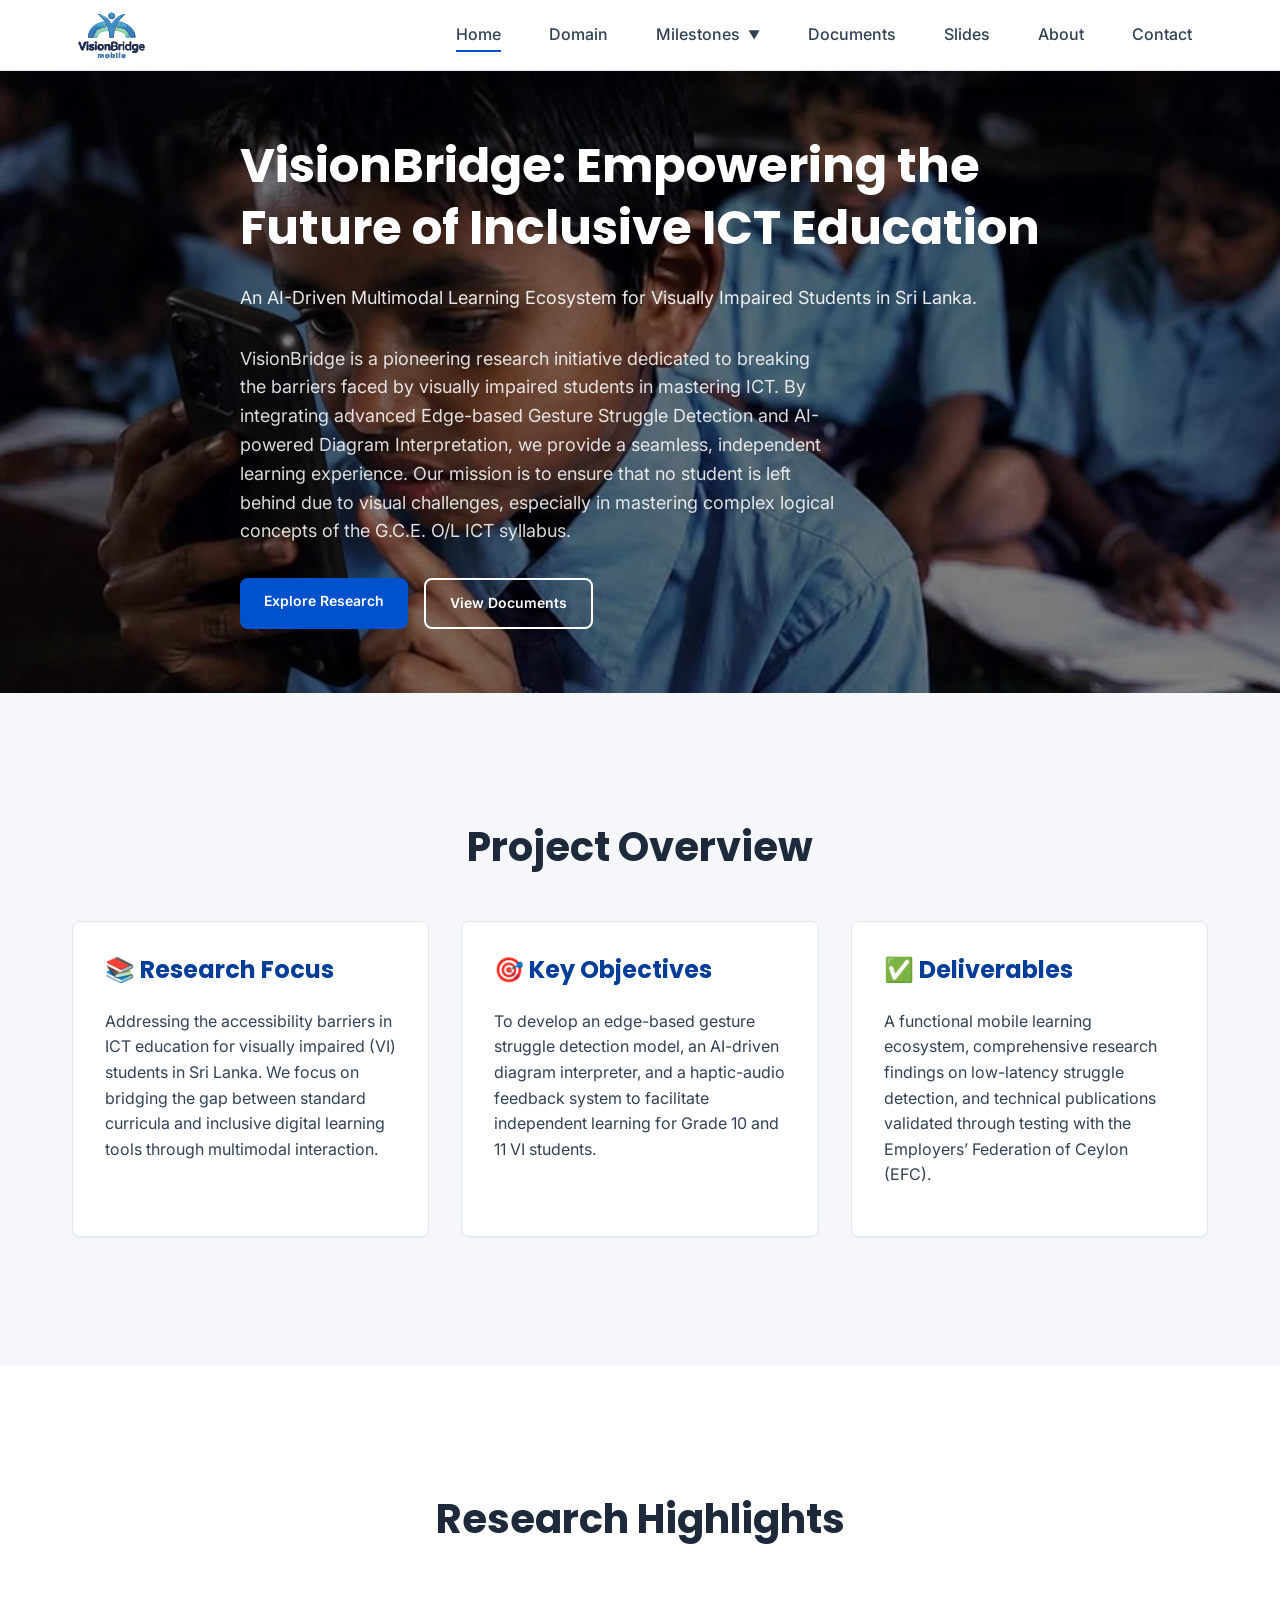
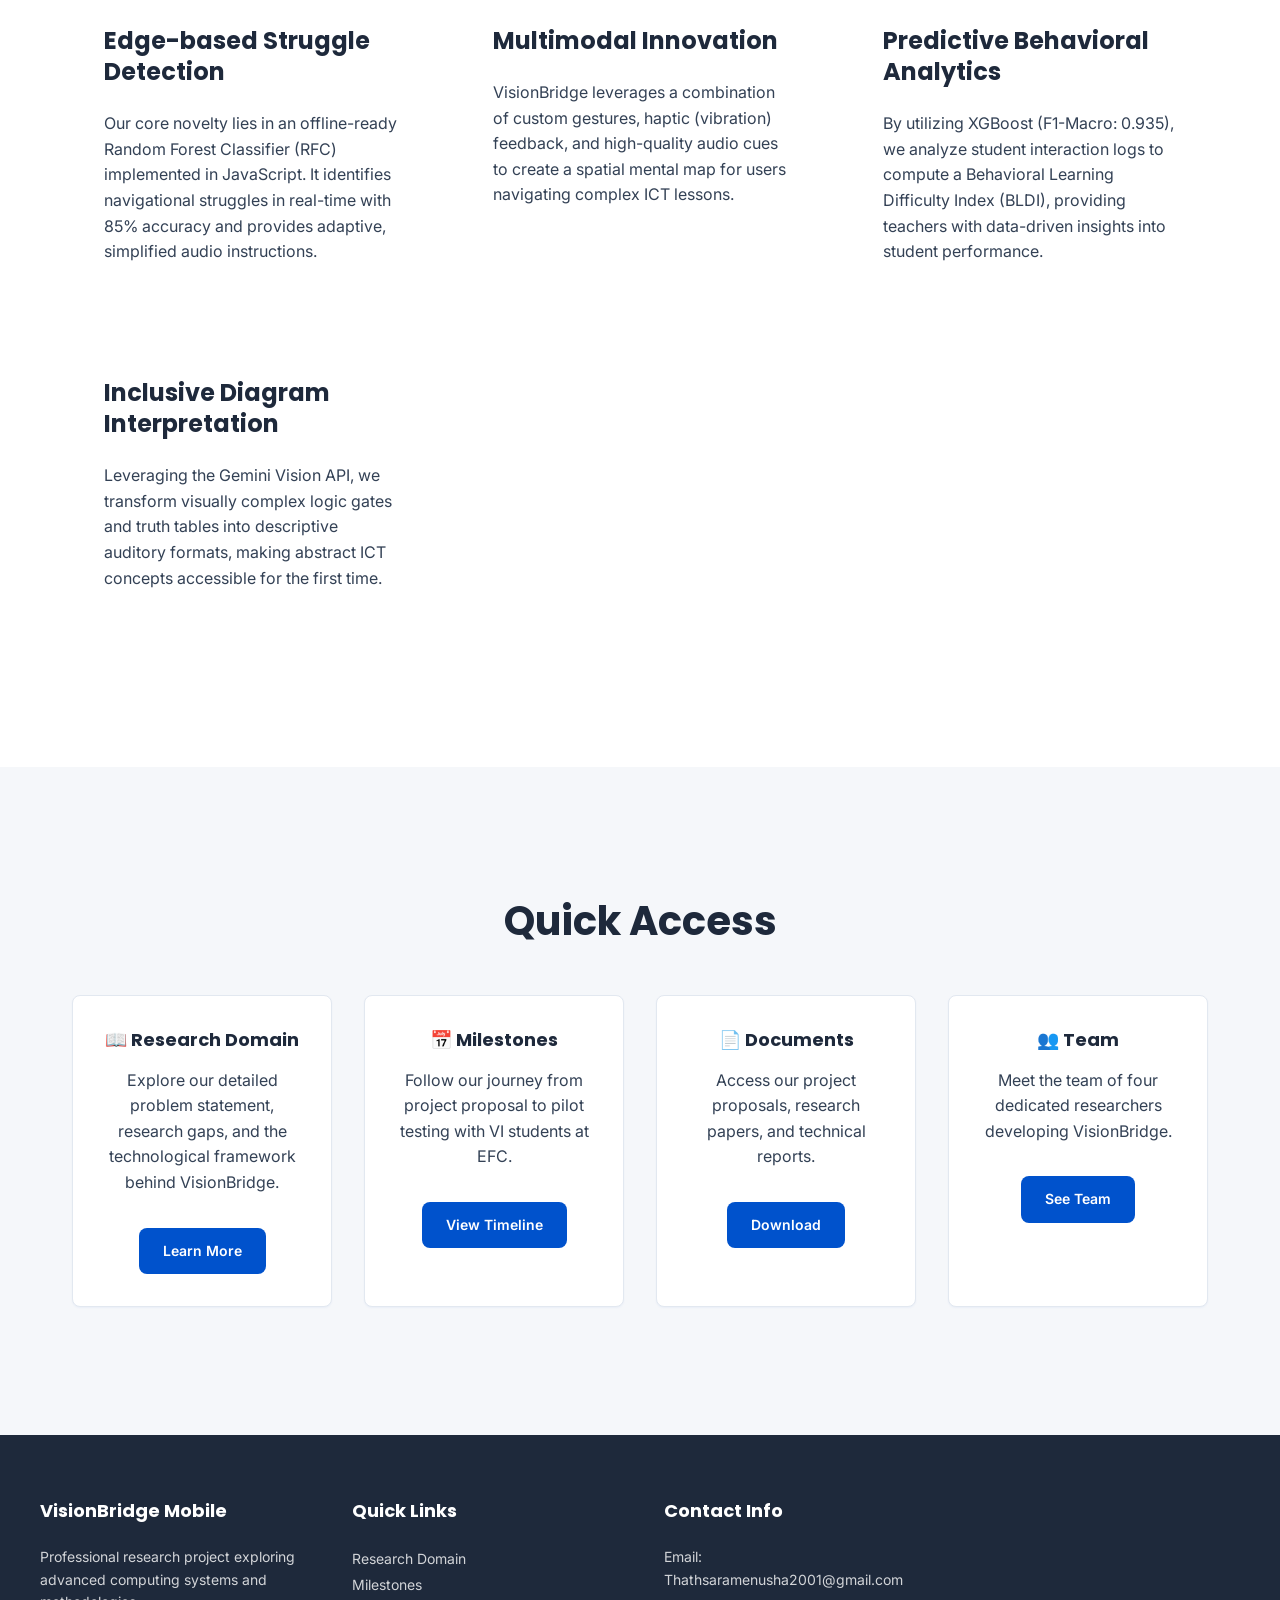
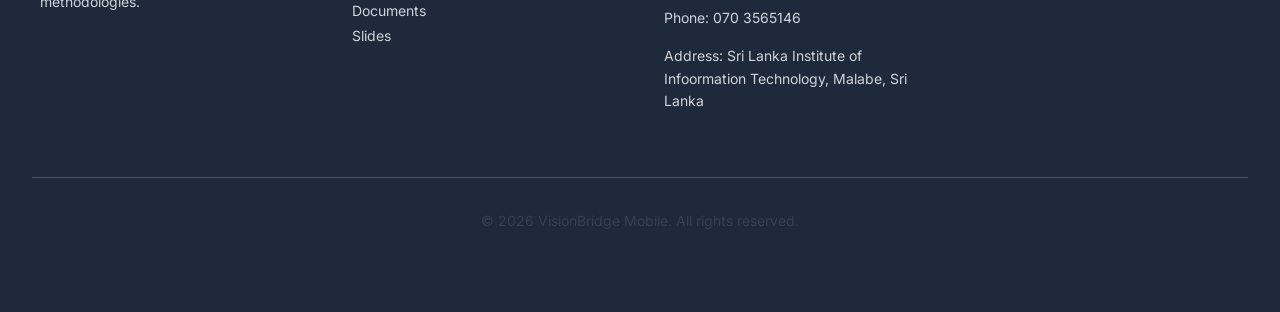
<file: index.html>
<!doctype html>
<html lang="en">
  <head>
    <meta charset="UTF-8" />
    <meta name="viewport" content="width=device-width, initial-scale=1.0" />
    <meta
      name="description"
      content="University Research Project - CDAP Style Professional Portfolio"
    />
    <title>VisionBridge - Home</title>
    <link rel="stylesheet" href="style.css" />
  </head>
  <body>
    <!-- Header & Navigation -->
    <header>
      <div class="container">
        <div class="header-content">
          <img
            src="assets\logo.svg"
            alt="VisionBridge Logo"
            class="logo-image"
          />
          <!-- <a href="index.html" class="logo">VisionBridge<span class="logo-accent">Mobile</span></a> -->
          <button class="hamburger" id="hamburger">
            <span></span>
            <span></span>
            <span></span>
          </button>
          <nav id="navMenu">
            <ul>
              <li><a href="index.html" class="nav-link active">Home</a></li>
              <li><a href="domain.html" class="nav-link">Domain</a></li>
              <li class="dropdown">
                <a href="#" class="nav-link dropdown-toggle">
                  Milestones <span class="dropdown-arrow">▼</span>
                </a>
                <div class="dropdown-menu">
                  <a href="milestones.html#proposal">Project Proposal</a>
                  <a href="milestones.html#progress1">Progress 1</a>
                  <a href="milestones.html#progress2">Progress 2</a>
                  <a href="milestones.html#final">Final Assessment</a>
                  <a href="milestones.html#viva">Viva</a>
                </div>
              </li>
              <li><a href="documents.html" class="nav-link">Documents</a></li>
              <li><a href="slides.html" class="nav-link">Slides</a></li>
              <li><a href="about.html" class="nav-link">About</a></li>
              <li><a href="contact.html" class="nav-link">Contact</a></li>
            </ul>
          </nav>
        </div>
      </div>
    </header>

    <!-- Main Content -->
    <main>
      <!-- Hero Section -->
      <section class="hero">
        <div class="container">
          <div class="hero-content">
            <h1 class="hero-title">
              VisionBridge: Empowering the Future of Inclusive ICT Education
            </h1>
            <p class="hero-subtitle">
              An AI-Driven Multimodal Learning Ecosystem for Visually Impaired
              Students in Sri Lanka.
            </p>
            <p class="hero-description">
              VisionBridge is a pioneering research initiative dedicated to
              breaking the barriers faced by visually impaired students in
              mastering ICT. By integrating advanced Edge-based Gesture Struggle
              Detection and AI-powered Diagram Interpretation, we provide a
              seamless, independent learning experience. Our mission is to
              ensure that no student is left behind due to visual challenges,
              especially in mastering complex logical concepts of the G.C.E. O/L
              ICT syllabus.
            </p>
            <div style="display: flex; gap: 1rem; flex-wrap: wrap">
              <a href="domain.html" class="btn">Explore Research</a>
              <a href="documents.html" class="btn btn-secondary"
                >View Documents</a
              >
            </div>
          </div>
        </div>
      </section>

      <section>
        <div class="section-container">
          <h2 class="section-title">Project Overview</h2>
          <div class="grid grid-3">
            <div class="card">
              <h3>📚 Research Focus</h3>
              <p>
                Addressing the accessibility barriers in ICT education for
                visually impaired (VI) students in Sri Lanka. We focus on
                bridging the gap between standard curricula and inclusive
                digital learning tools through multimodal interaction.
              </p>
            </div>
            <div class="card">
              <h3>🎯 Key Objectives</h3>
              <p>
                To develop an edge-based gesture struggle detection model, an
                AI-driven diagram interpreter, and a haptic-audio feedback
                system to facilitate independent learning for Grade 10 and 11 VI
                students.
              </p>
            </div>
            <div class="card">
              <h3>✅ Deliverables</h3>
              <p>
                A functional mobile learning ecosystem, comprehensive research
                findings on low-latency struggle detection, and technical
                publications validated through testing with the Employers’
                Federation of Ceylon (EFC).
              </p>
            </div>
          </div>
        </div>
      </section>

      <section>
        <div class="section-container">
          <h2 class="section-title">Research Highlights</h2>
          <div class="grid grid-2">
            <div style="padding: 2rem">
              <h3>Edge-based Struggle Detection</h3>
              <p>
                Our core novelty lies in an offline-ready Random Forest
                Classifier (RFC) implemented in JavaScript. It identifies
                navigational struggles in real-time with 85% accuracy and
                provides adaptive, simplified audio instructions.
              </p>
            </div>
            <div style="padding: 2rem">
              <h3>Multimodal Innovation</h3>
              <p>
                VisionBridge leverages a combination of custom gestures, haptic
                (vibration) feedback, and high-quality audio cues to create a
                spatial mental map for users navigating complex ICT lessons.
              </p>
            </div>
            <div style="padding: 2rem">
              <h3>Predictive Behavioral Analytics</h3>
              <p>
                By utilizing XGBoost (F1-Macro: 0.935), we analyze student
                interaction logs to compute a Behavioral Learning Difficulty
                Index (BLDI), providing teachers with data-driven insights into
                student performance.
              </p>
            </div>
            <div style="padding: 2rem">
              <h3>Inclusive Diagram Interpretation</h3>
              <p>
                Leveraging the Gemini Vision API, we transform visually complex
                logic gates and truth tables into descriptive auditory formats,
                making abstract ICT concepts accessible for the first time.
              </p>
            </div>
          </div>
        </div>
      </section>

      <section>
        <div class="section-container">
          <h2 class="section-title">Quick Access</h2>
          <div class="grid grid-4">
            <div class="card text-center">
              <h4 style="margin-bottom: 1rem">📖 Research Domain</h4>
              <p>
                Explore our detailed problem statement, research gaps, and the
                technological framework behind VisionBridge.
              </p>
              <a
                href="domain.html"
                class="btn"
                style="margin-top: 1rem; display: inline-block"
                >Learn More</a
              >
            </div>
            <div class="card text-center">
              <h4 style="margin-bottom: 1rem">📅 Milestones</h4>
              <p>
                Follow our journey from project proposal to pilot testing with
                VI students at EFC.
              </p>
              <a
                href="milestones.html"
                class="btn"
                style="margin-top: 1rem; display: inline-block"
                >View Timeline</a
              >
            </div>
            <div class="card text-center">
              <h4 style="margin-bottom: 1rem">📄 Documents</h4>
              <p>
                Access our project proposals, research papers, and technical
                reports.
              </p>
              <a
                href="documents.html"
                class="btn"
                style="margin-top: 1rem; display: inline-block"
                >Download</a
              >
            </div>
            <div class="card text-center">
              <h4 style="margin-bottom: 1rem">👥 Team</h4>
              <p>
                Meet the team of four dedicated researchers developing
                VisionBridge.
              </p>
              <a
                href="about.html"
                class="btn"
                style="margin-top: 1rem; display: inline-block"
                >See Team</a
              >
            </div>
          </div>
        </div>
      </section>
    </main>

    <!-- Footer -->
 <footer>
      <div class="footer-content">
        <div class="footer-section">
          <h4>VisionBridge Mobile</h4>
          <p>
            Professional research project exploring advanced computing systems
            and methodologies.
          </p>
        </div>
        <div class="footer-section">
          <h4>Quick Links</h4>
          <a href="domain.html">Research Domain</a><br />
          <a href="milestones.html">Milestones</a><br />
          <a href="documents.html">Documents</a><br />
          <a href="slides.html">Slides</a>
        </div>
        <div class="footer-section">
          <h4>Contact Info</h4>
          <p>Email: Thathsaramenusha2001@gmail.com</p>
          <p>Phone: 070 3565146</p>
          <p>Address: Sri Lanka Institute of Infoormation Technology, 
            Malabe, Sri Lanka</p>
        </div>
          </p>
        </div>
      </div>
      <div class="footer-bottom">
        <p>&copy; 2026 VisionBridge Mobile. All rights reserved.</p>
      </div>
    </footer>

    <script src="script.js"></script>
  </body>
</html>
</file>
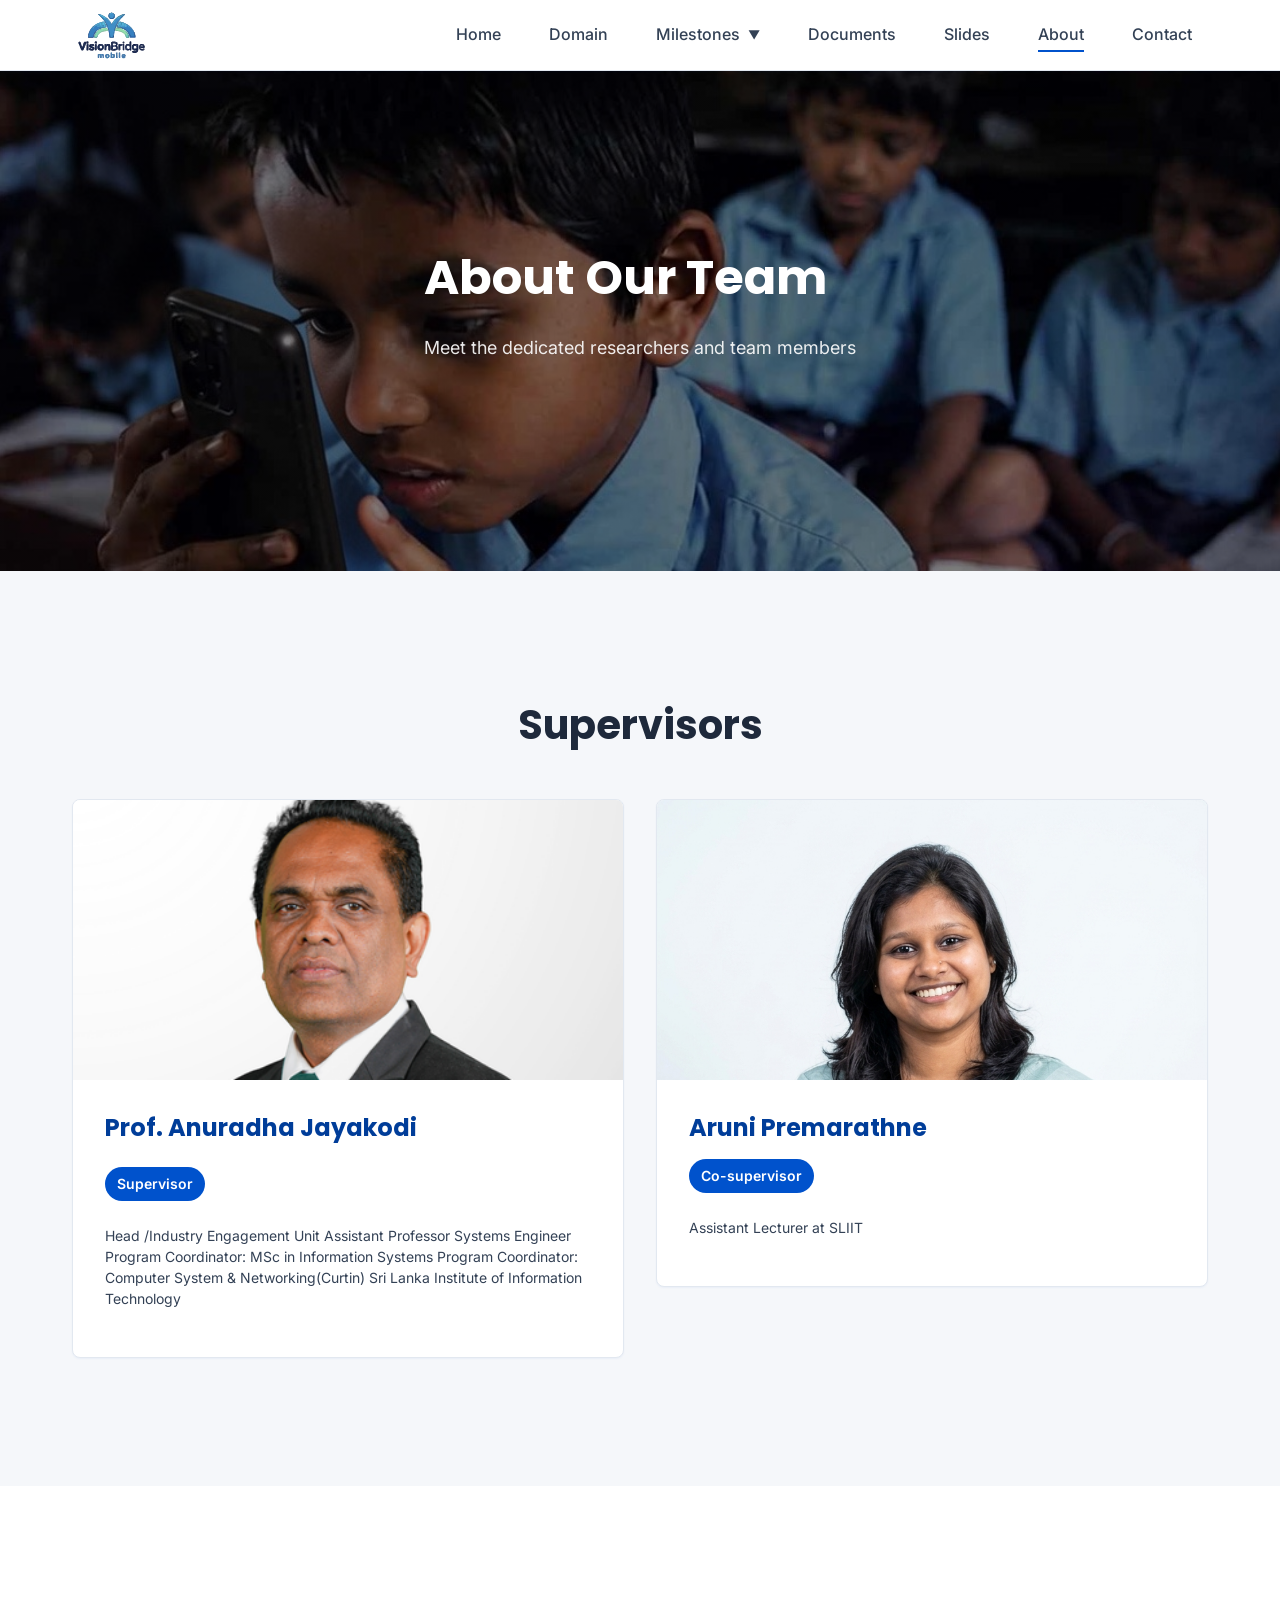
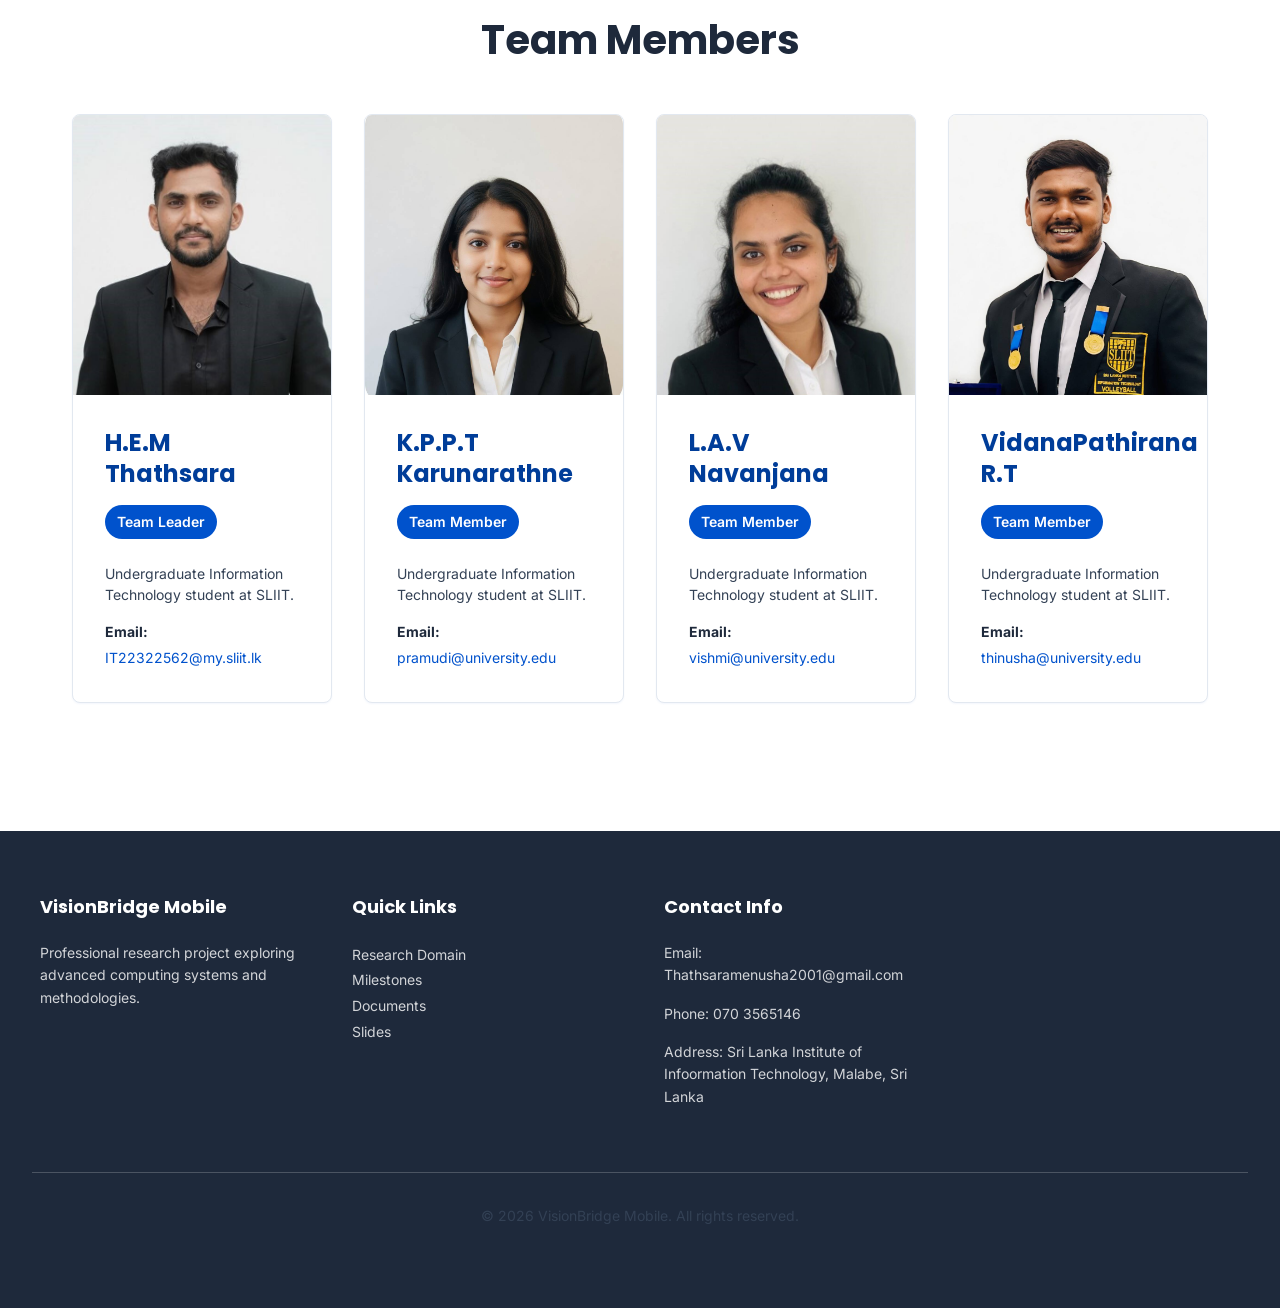
<file: about.html>
<!doctype html>
<html lang="en">
  <head>
    <meta charset="UTF-8" />
    <meta name="viewport" content="width=device-width, initial-scale=1.0" />
    <meta name="description" content="Team - Meet the Researchers" />
    <title>About Us - Team</title>
    <link rel="stylesheet" href="style.css" />
  </head>
  <body>
    <!-- Header & Navigation -->
    <header>
      <div class="container">
        <div class="header-content">
          <img
            src="assets\logo.svg"
            alt="VisionBridge Logo"
            class="logo-image"
          />
          <!-- <a href="index.html" class="logo">VisionBridge<span class="logo-accent">Mobile</span></a> -->
          <button class="hamburger" id="hamburger">
            <span></span>
            <span></span>
            <span></span>
          </button>
          <nav id="navMenu">
            <ul>
              <li><a href="index.html" class="nav-link">Home</a></li>
              <li><a href="domain.html" class="nav-link">Domain</a></li>
              <li class="dropdown">
                <a href="#" class="nav-link dropdown-toggle">
                  Milestones <span class="dropdown-arrow">▼</span>
                </a>
                <div class="dropdown-menu">
                  <a href="milestones.html#proposal">Project Proposal</a>
                  <a href="milestones.html#progress1">Progress 1</a>
                  <a href="milestones.html#progress2">Progress 2</a>
                  <a href="milestones.html#final">Final Assessment</a>
                  <a href="milestones.html#viva">Viva</a>
                </div>
              </li>
              <li><a href="documents.html" class="nav-link">Documents</a></li>
              <li><a href="slides.html" class="nav-link">Slides</a></li>
              <li><a href="about.html" class="nav-link active">About</a></li>
              <li><a href="contact.html" class="nav-link">Contact</a></li>
            </ul>
          </nav>
        </div>
      </div>
    </header>

    <!-- Main Content -->
    <main>
      <!-- Page Header -->
      <section class="hero">
        <div class="container">
          <div class="hero-content">
            <h1 class="hero-title">About Our Team</h1>
            <p class="hero-subtitle">
              Meet the dedicated researchers and team members
            </p>
          </div>
        </div>
      </section>

      <!-- Supervisors Section -->
      <section>
        <div class="section-container">
          <h2 class="section-title">Supervisors</h2>

          <div class="grid grid-team-supervisor">
            <!-- Team Member 1 -->
            <div class="card team-card-supervisor">
              <div class="team-card-image-wrapper">
                <img
                  src="assets/Prof.png"
                  alt="Prof. Anuradha Jayakodi"
                  class="team-card-image"
                />
                <div class="team-card-overlay"></div>
              </div>
              <div class="team-card-content">
                <h3>Prof. Anuradha Jayakodi</h3>
                <span class="team-badge">Supervisor</span>
                <p class="team-description">
                  Head /Industry Engagement Unit Assistant Professor Systems
                  Engineer Program Coordinator: MSc in Information Systems
                  Program Coordinator: Computer System & Networking(Curtin) Sri
                  Lanka Institute of Information Technology
                </p>
              </div>
            </div>

            <!-- Team Member 2 -->
            <div class="card team-card">
              <div class="team-card-image-wrapper">
                <img
                  src="assets/Co-Supervisor.png"
                  alt="Co-supervisor"
                  class="team-card-image"
                />
                <div class="team-card-overlay"></div>
              </div>
              <div class="team-card-content">
                <h3>Aruni Premarathne</h3>
                <span class="team-badge">Co-supervisor</span>
                <p class="team-description">Assistant Lecturer at SLIIT</p>
              </div>
            </div>

            <!-- Team Member 3 -->
          </div>
        </div>
      </section>

      <!-- Team Members Grid -->
      <section>
        <div class="section-container">
          <h2 class="section-title">Team Members</h2>

          <div class="grid grid-team">
            <!-- Team Member 1 -->
            <div class="card team-card">
              <div class="team-card-image-wrapper">
                <img
                  src="assets/menusha.jpg"
                  alt="H.E Menusha Thathsara"
                  class="team-card-image"
                />
                <div class="team-card-overlay"></div>
              </div>
              <div class="team-card-content">
                <h3>H.E.M Thathsara</h3>
                <span class="team-badge">Team Leader</span>
                <p class="team-description">
                  Undergraduate Information Technology student at SLIIT.
                </p>
                <div class="info-item">
                  <strong>Email:</strong>
                  <p>
                    <a href="mailto:IT22322562@my.sliit.lk"
                      >IT22322562@my.sliit.lk</a
                    >
                  </p>
                </div>
              </div>
            </div>

            <!-- Team Member 2 -->
            <div class="card team-card">
              <div class="team-card-image-wrapper">
                <img
                  src="assets/Pramudi.jpg"
                  alt="Pramudi Karunarathne"
                  class="team-card-image"
                />
                <div class="team-card-overlay"></div>
              </div>
              <div class="team-card-content">
                <h3>K.P.P.T Karunarathne</h3>
                <span class="team-badge">Team Member</span>
                <p class="team-description">
                  Undergraduate Information Technology student at SLIIT.
                </p>
                <div class="info-item">
                  <strong>Email:</strong>
                  <p>
                    <a href="mailto:pramudi@university.edu"
                      >pramudi@university.edu</a
                    >
                  </p>
                </div>
              </div>
            </div>

            <!-- Team Member 3 -->
            <div class="card team-card">
              <div class="team-card-image-wrapper">
                <img
                  src="assets/Vishmi.jpg"
                  alt="Vishmi Navanjana"
                  class="team-card-image"
                />
                <div class="team-card-overlay"></div>
              </div>
              <div class="team-card-content">
                <h3>L.A.V Navanjana</h3>
                <span class="team-badge">Team Member</span>
                <p class="team-description">
                  Undergraduate Information Technology student at SLIIT.
                </p>

                <div class="info-item">
                  <strong>Email:</strong>
                  <p>
                    <a href="mailto:vishmi@university.edu"
                      >vishmi@university.edu</a
                    >
                  </p>
                </div>
              </div>
            </div>

            <!-- Team Member 4 -->
            <div class="card team-card">
              <div class="team-card-image-wrapper">
                <img
                  src="assets/Thinusha.jpg"
                  alt="Thinusha VidanaPathirana"
                  class="team-card-image"
                />
                <div class="team-card-overlay"></div>
              </div>
              <div class="team-card-content">
                <h3>VidanaPathirana R.T</h3>
                <span class="team-badge">Team Member</span>
                <p class="team-description">
                  Undergraduate Information Technology student at SLIIT.
                </p>
                <div class="info-item">
                  <strong>Email:</strong>
                  <p>
                    <a href="mailto:thinusha@university.edu"
                      >thinusha@university.edu</a
                    >
                  </p>
                </div>
              </div>
            </div>
          </div>
        </div>
      </section>

      <!-- Team Roles & Responsibilities -->
      <!--  -->
    </main>

    <!-- Footer -->
    <footer>
      <div class="footer-content">
        <div class="footer-section">
          <h4>VisionBridge Mobile</h4>
          <p>
            Professional research project exploring advanced computing systems
            and methodologies.
          </p>
        </div>
        <div class="footer-section">
          <h4>Quick Links</h4>
          <a href="domain.html">Research Domain</a><br />
          <a href="milestones.html">Milestones</a><br />
          <a href="documents.html">Documents</a><br />
          <a href="slides.html">Slides</a>
        </div>
        <div class="footer-section">
          <h4>Contact Info</h4>
          <p>Email: Thathsaramenusha2001@gmail.com</p>
          <p>Phone: 070 3565146</p>
          <p>Address: Sri Lanka Institute of Infoormation Technology, 
            Malabe, Sri Lanka</p>
        </div>
          </p>
        </div>
      </div>
      <div class="footer-bottom">
        <p>&copy; 2026 VisionBridge Mobile. All rights reserved.</p>
      </div>
    </footer>

    <script src="script.js"></script>
  </body>
</html>
</file>
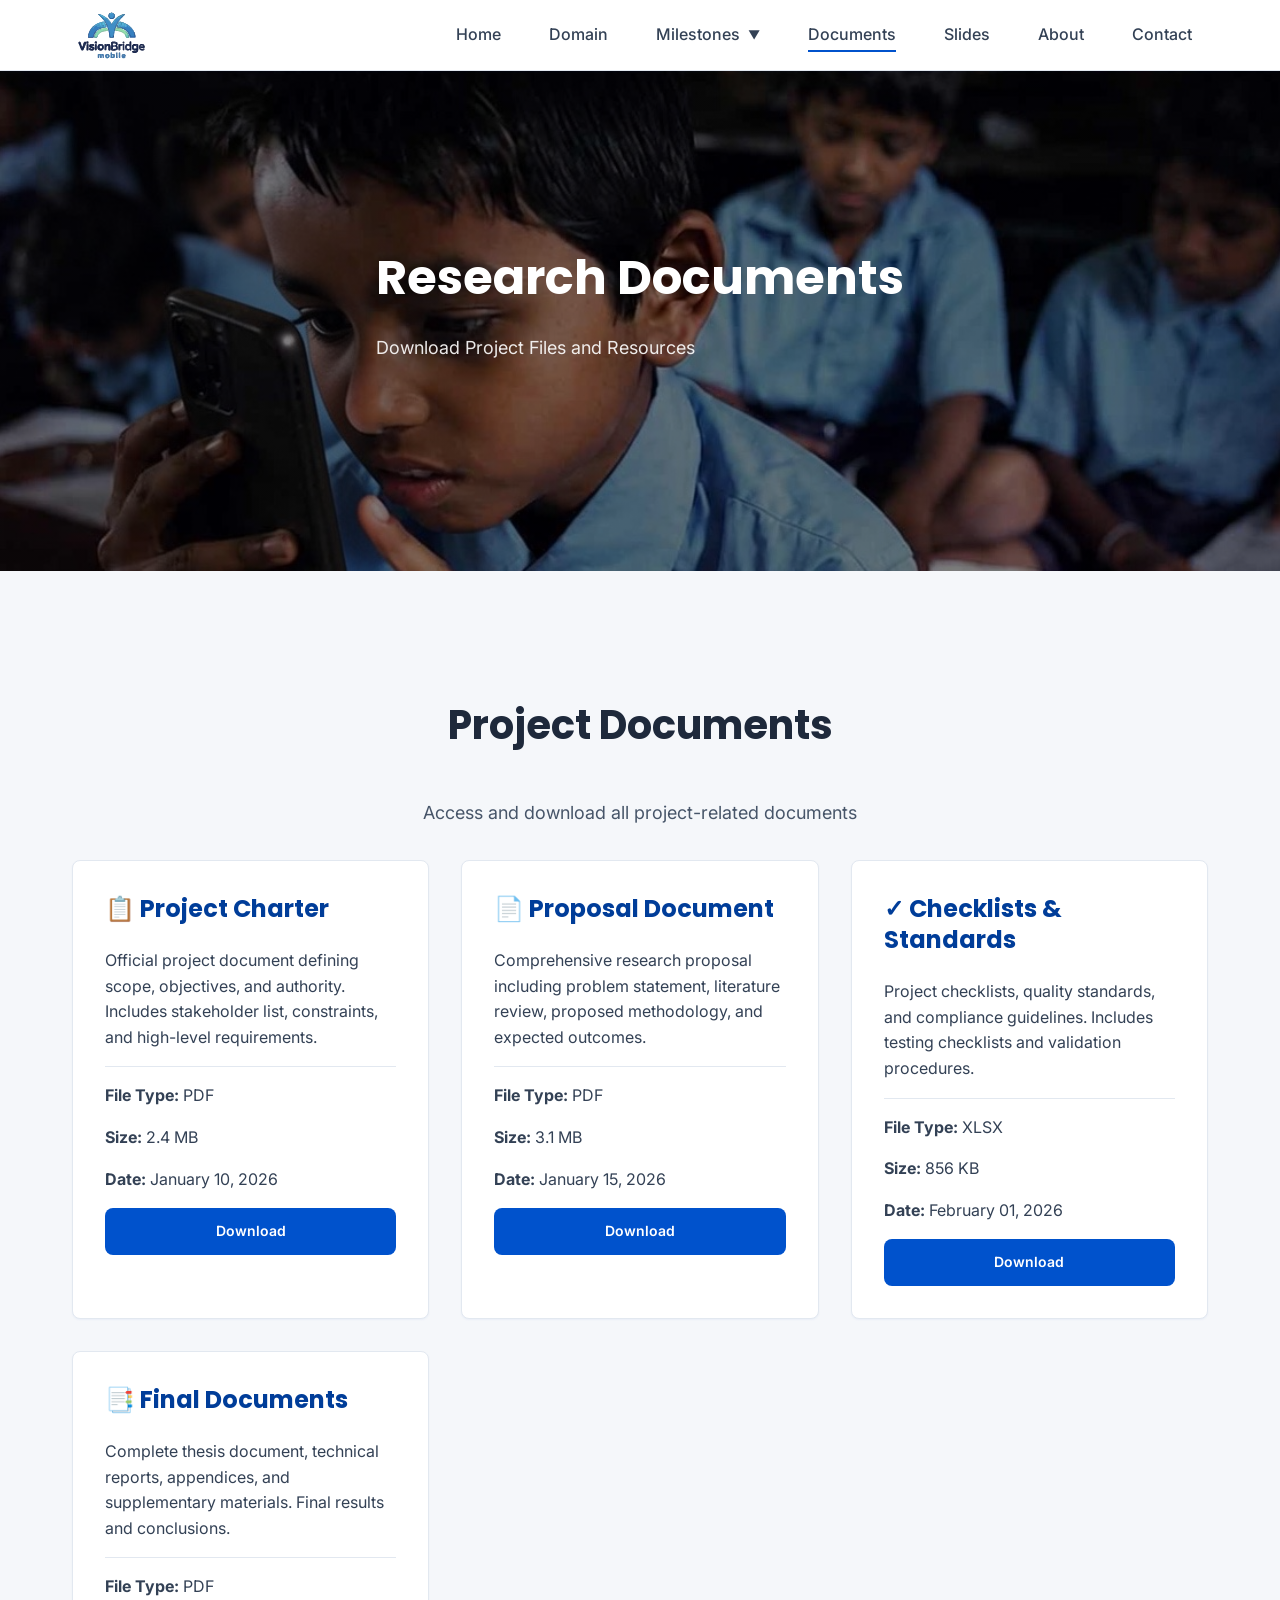
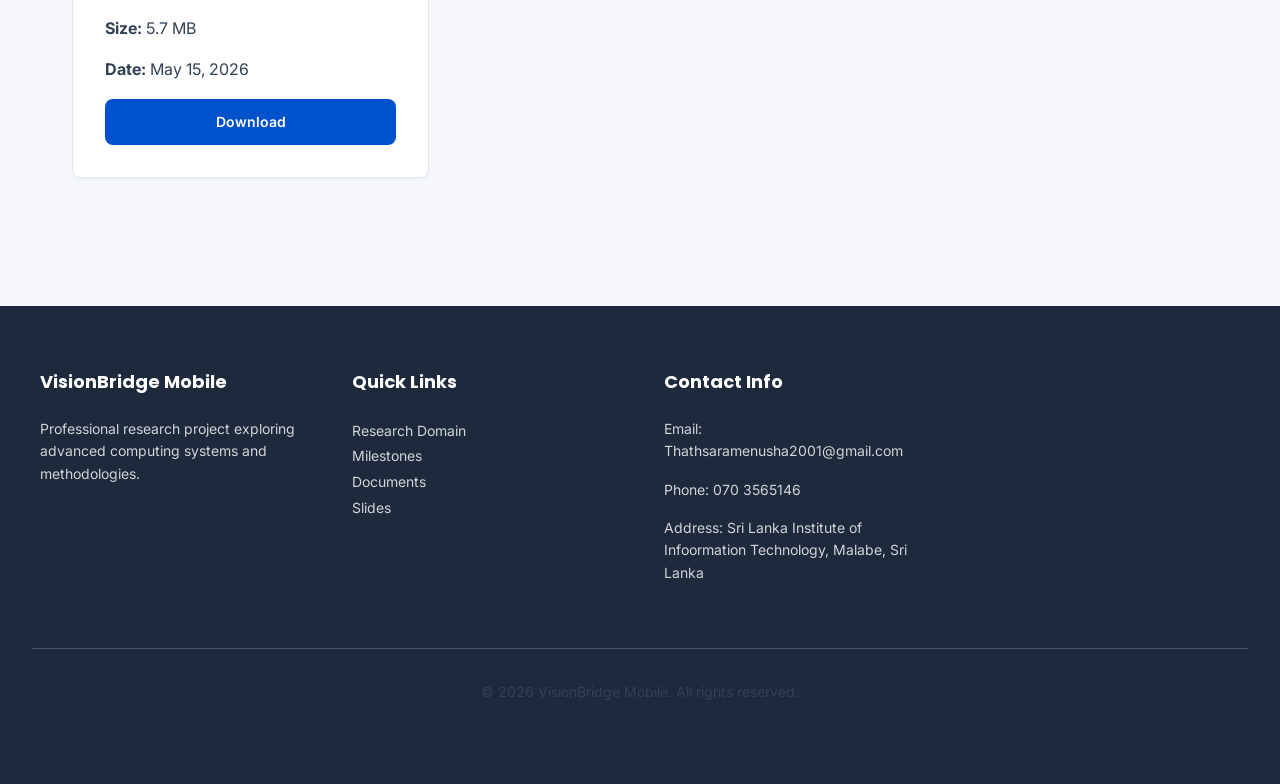
<file: documents.html>
<!doctype html>
<html lang="en">
  <head>
    <meta charset="UTF-8" />
    <meta name="viewport" content="width=device-width, initial-scale=1.0" />
    <meta
      name="description"
      content="Research Documents - Download Project Files"
    />
    <title>Documents - Download</title>
    <link rel="stylesheet" href="style.css" />
  </head>
  <body>
    <!-- Header & Navigation -->
    <header>
      <div class="container">
        <div class="header-content">
          <img
            src="assets\logo.svg"
            alt="VisionBridge Logo"
            class="logo-image"
          />
          <!-- <a href="index.html" class="logo">VisionBridge<span class="logo-accent">Mobile</span></a> -->
          <button class="hamburger" id="hamburger">
            <span></span>
            <span></span>
            <span></span>
          </button>
          <nav id="navMenu">
            <ul>
              <li><a href="index.html" class="nav-link">Home</a></li>
              <li><a href="domain.html" class="nav-link">Domain</a></li>
              <li class="dropdown">
                <a href="#" class="nav-link dropdown-toggle">
                  Milestones <span class="dropdown-arrow">▼</span>
                </a>
                <div class="dropdown-menu">
                  <a href="milestones.html#proposal">Project Proposal</a>
                  <a href="milestones.html#progress1">Progress 1</a>
                  <a href="milestones.html#progress2">Progress 2</a>
                  <a href="milestones.html#final">Final Assessment</a>
                  <a href="milestones.html#viva">Viva</a>
                </div>
              </li>
              <li>
                <a href="documents.html" class="nav-link active">Documents</a>
              </li>
              <li><a href="slides.html" class="nav-link">Slides</a></li>
              <li><a href="about.html" class="nav-link">About</a></li>
              <li><a href="contact.html" class="nav-link">Contact</a></li>
            </ul>
          </nav>
        </div>
      </div>
    </header>

    <!-- Main Content -->
    <main>
      <!-- Page Header -->
      <section class="hero">
        <div class="container">
          <div class="hero-content">
            <h1 class="hero-title">Research Documents</h1>
            <p class="hero-subtitle">Download Project Files and Resources</p>
          </div>
        </div>
      </section>

      <!-- Documents Section -->
      <section>
        <div class="section-container">
          <h2 class="section-title">Project Documents</h2>
          <p class="section-subtitle">
            Access and download all project-related documents
          </p>

          <div class="grid grid-2">
            <!-- Project Charter -->
            <div class="card">
              <h3>📋 Project Charter</h3>
              <p>
                Official project document defining scope, objectives, and
                authority. Includes stakeholder list, constraints, and
                high-level requirements.
              </p>
              <div
                style="
                  margin-top: 1rem;
                  padding-top: 1rem;
                  border-top: 1px solid var(--border-color);
                "
              >
                <p><strong>File Type:</strong> PDF</p>
                <p><strong>Size:</strong> 2.4 MB</p>
                <p><strong>Date:</strong> January 10, 2026</p>
                <a
                  href="https://mysliit-my.sharepoint.com/:t:/g/personal/it22322562_my_sliit_lk/IQC5iWZfLppvRZNHjEV6GpQ0AYFtifUuMq9ZWDnJhm3iy-Q?e=bVPimX"
                  class="btn"
                  style="display: block; text-align: center; margin-top: 1rem"
                  >Download</a
                >
              </div>
            </div>

            <!-- Proposal Document -->
            <div class="card">
              <h3>📄 Proposal Document</h3>
              <p>
                Comprehensive research proposal including problem statement,
                literature review, proposed methodology, and expected outcomes.
              </p>
              <div
                style="
                  margin-top: 1rem;
                  padding-top: 1rem;
                  border-top: 1px solid var(--border-color);
                "
              >
                <p><strong>File Type:</strong> PDF</p>
                <p><strong>Size:</strong> 3.1 MB</p>
                <p><strong>Date:</strong> January 15, 2026</p>
                <a
                  href="https://mysliit-my.sharepoint.com/:b:/g/personal/it22322562_my_sliit_lk/IQDIGBv-P9soTp1PawRlgcYnAV8hulReKBgyMS_FuH-a57w?e=mXKc8F"
                  class="btn"
                  style="display: block; text-align: center; margin-top: 1rem"
                  >Download</a
                >
              </div>
            </div>

            <!-- Checklists & Standards -->
            <div class="card">
              <h3>✓ Checklists & Standards</h3>
              <p>
                Project checklists, quality standards, and compliance
                guidelines. Includes testing checklists and validation
                procedures.
              </p>
              <div
                style="
                  margin-top: 1rem;
                  padding-top: 1rem;
                  border-top: 1px solid var(--border-color);
                "
              >
                <p><strong>File Type:</strong> XLSX</p>
                <p><strong>Size:</strong> 856 KB</p>
                <p><strong>Date:</strong> February 01, 2026</p>
                <a
                  href="#"
                  class="btn"
                  style="display: block; text-align: center; margin-top: 1rem"
                  >Download</a
                >
              </div>
            </div>

            <!-- Final Documents -->
            <div class="card">
              <h3>📑 Final Documents</h3>
              <p>
                Complete thesis document, technical reports, appendices, and
                supplementary materials. Final results and conclusions.
              </p>
              <div
                style="
                  margin-top: 1rem;
                  padding-top: 1rem;
                  border-top: 1px solid var(--border-color);
                "
              >
                <p><strong>File Type:</strong> PDF</p>
                <p><strong>Size:</strong> 5.7 MB</p>
                <p><strong>Date:</strong> May 15, 2026</p>
                <a
                  href="#"
                  class="btn"
                  style="display: block; text-align: center; margin-top: 1rem"
                  >Download</a
                >
              </div>
            </div>
          </div>
        </div>
      </section>

     
    </main>

    <!-- Footer -->
<footer>
      <div class="footer-content">
        <div class="footer-section">
          <h4>VisionBridge Mobile</h4>
          <p>
            Professional research project exploring advanced computing systems
            and methodologies.
          </p>
        </div>
        <div class="footer-section">
          <h4>Quick Links</h4>
          <a href="domain.html">Research Domain</a><br />
          <a href="milestones.html">Milestones</a><br />
          <a href="documents.html">Documents</a><br />
          <a href="slides.html">Slides</a>
        </div>
        <div class="footer-section">
          <h4>Contact Info</h4>
          <p>Email: Thathsaramenusha2001@gmail.com</p>
          <p>Phone: 070 3565146</p>
          <p>Address: Sri Lanka Institute of Infoormation Technology, 
            Malabe, Sri Lanka</p>
        </div>
          </p>
        </div>
      </div>
      <div class="footer-bottom">
        <p>&copy; 2026 VisionBridge Mobile. All rights reserved.</p>
      </div>
    </footer>

    <script src="script.js"></script>
  </body>
</html>
</file>
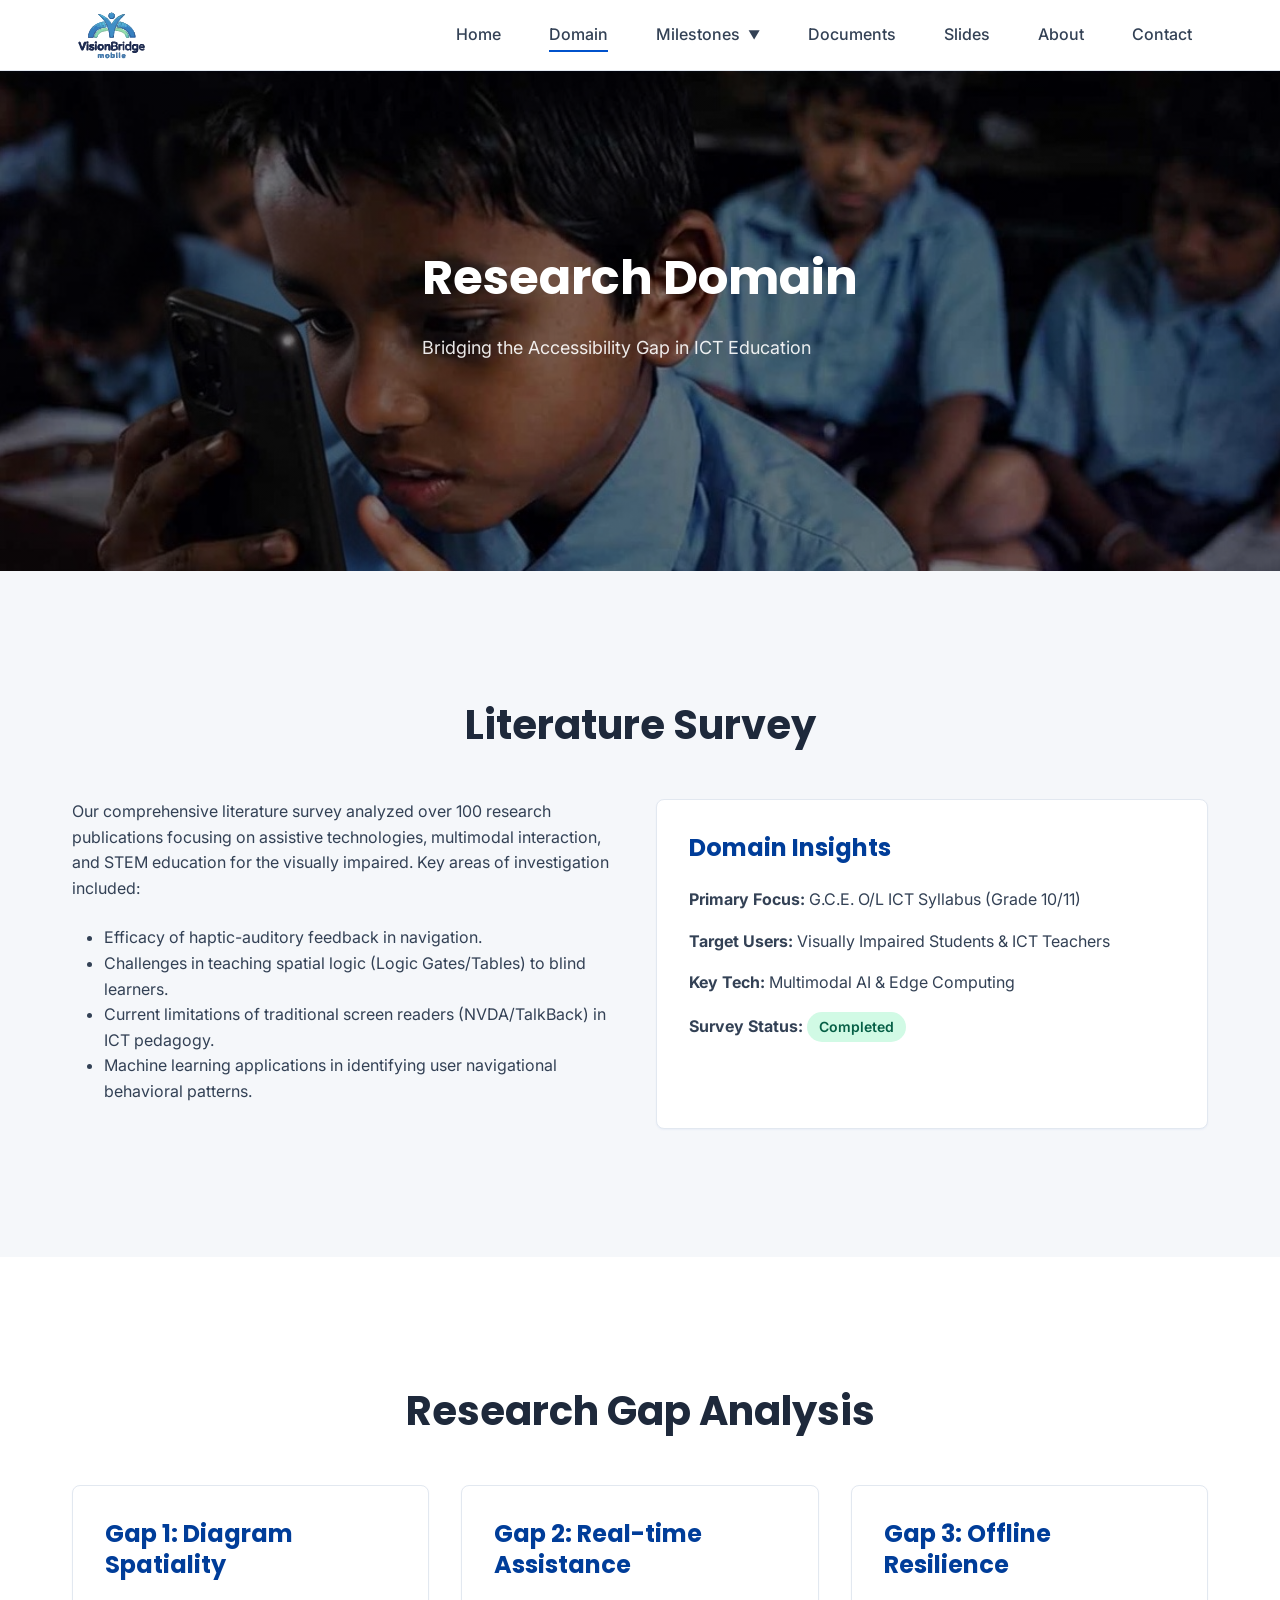
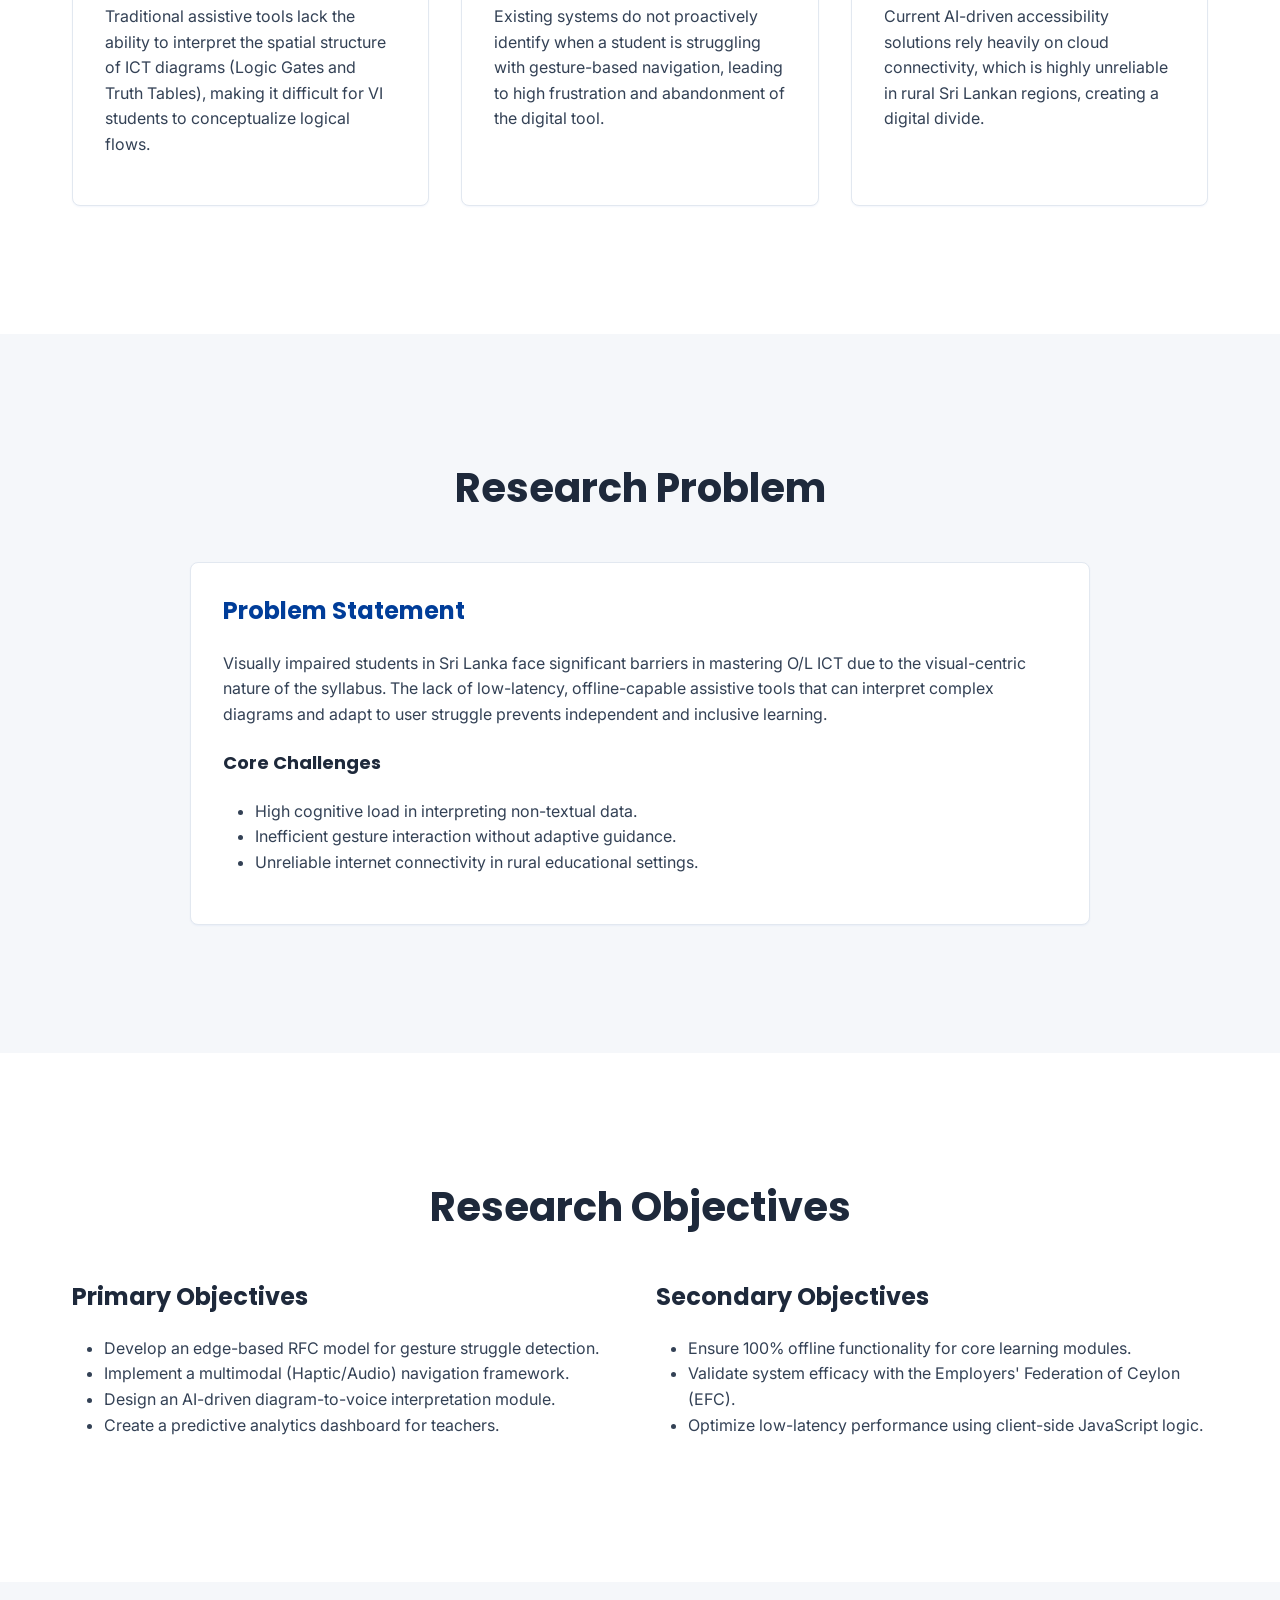
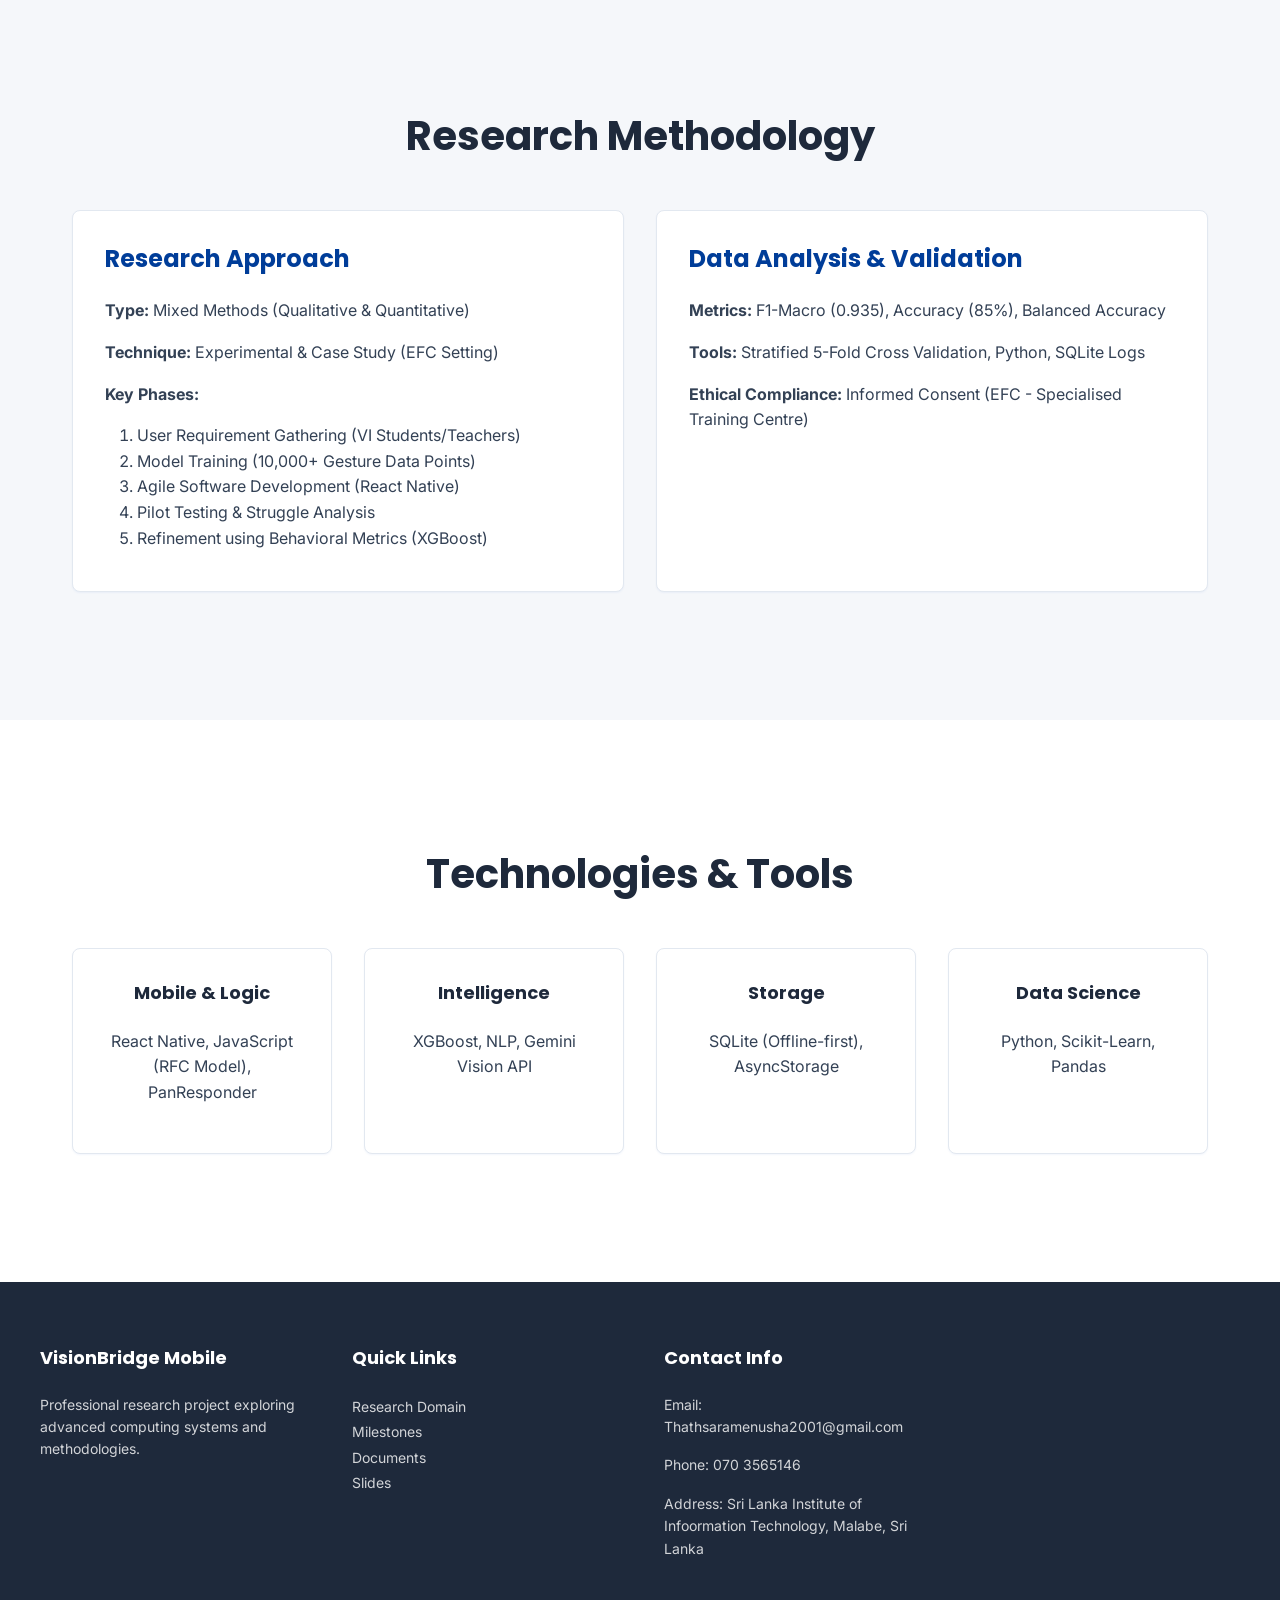
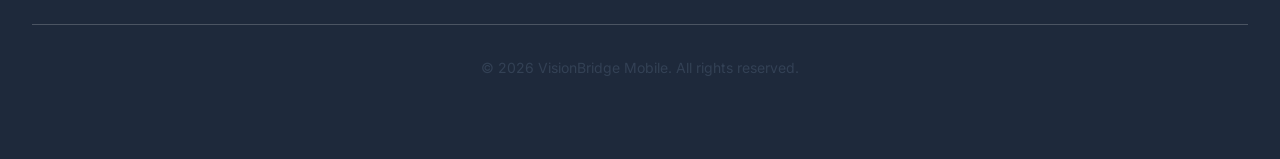
<file: domain.html>
<!doctype html>
<html lang="en">
  <head>
    <meta charset="UTF-8" />
    <meta name="viewport" content="width=device-width, initial-scale=1.0" />
    <meta
      name="description"
      content="VisionBridge Research Domain - Literature Survey, Gap Analysis, and Methodology"
    />
    <title>VisionBridge | Research Domain</title>
    <link rel="stylesheet" href="style.css" />
  </head>
  <body>
    <header>
      <div class="container">
        <div class="header-content">
          <img
            src="assets\logo.svg"
            alt="VisionBridge Logo"
            class="logo-image"
          />
          <!-- <a href="index.html" class="logo">VisionBridge<span class="logo-accent">Mobile</span></a> -->
          <button class="hamburger" id="hamburger">
            <span></span>
            <span></span>
            <span></span>
          </button>
          <nav id="navMenu">
            <ul>
              <li><a href="index.html" class="nav-link">Home</a></li>
              <li><a href="domain.html" class="nav-link active">Domain</a></li>
              <li class="dropdown">
                <a href="#" class="nav-link dropdown-toggle">
                  Milestones <span class="dropdown-arrow">▼</span>
                </a>
                <div class="dropdown-menu">
                  <a href="milestones.html#proposal">Project Proposal</a>
                  <a href="milestones.html#progress1">Progress 1</a>
                  <a href="milestones.html#progress2">Progress 2</a>
                  <a href="milestones.html#final">Final Assessment</a>
                  <a href="milestones.html#viva">Viva</a>
                </div>
              </li>
              <li><a href="documents.html" class="nav-link">Documents</a></li>
              <li><a href="slides.html" class="nav-link">Slides</a></li>
              <li><a href="about.html" class="nav-link">About</a></li>
              <li><a href="contact.html" class="nav-link">Contact</a></li>
            </ul>
          </nav>
        </div>
      </div>
    </header>

    <main>
      <section class="hero">
        <div class="container">
          <div class="hero-content">
            <h1 class="hero-title">Research Domain</h1>
            <p class="hero-subtitle">
              Bridging the Accessibility Gap in ICT Education
            </p>
          </div>
        </div>
      </section>

      <section>
        <div class="section-container">
          <h2 class="section-title">Literature Survey</h2>
          <div class="grid grid-2">
            <div>
              <p>
                Our comprehensive literature survey analyzed over 100 research
                publications focusing on assistive technologies, multimodal
                interaction, and STEM education for the visually impaired. Key
                areas of investigation included:
              </p>
              <ul style="margin: 1.5rem 0; padding-left: 2rem">
                <li>Efficacy of haptic-auditory feedback in navigation.</li>
                <li>
                  Challenges in teaching spatial logic (Logic Gates/Tables) to
                  blind learners.
                </li>
                <li>
                  Current limitations of traditional screen readers
                  (NVDA/TalkBack) in ICT pedagogy.
                </li>
                <li>
                  Machine learning applications in identifying user navigational
                  behavioral patterns.
                </li>
              </ul>
            </div>
            <div class="card">
              <h3>Domain Insights</h3>
              <p>
                <strong>Primary Focus:</strong> G.C.E. O/L ICT Syllabus (Grade
                10/11)
              </p>
              <p>
                <strong>Target Users:</strong> Visually Impaired Students & ICT
                Teachers
              </p>
              <p><strong>Key Tech:</strong> Multimodal AI & Edge Computing</p>
              <p>
                <strong>Survey Status:</strong>
                <span class="badge badge-success">Completed</span>
              </p>
            </div>
          </div>
        </div>
      </section>

      <section>
        <div class="section-container">
          <h2 class="section-title">Research Gap Analysis</h2>
          <div class="grid grid-3">
            <div class="card">
              <h3>Gap 1: Diagram Spatiality</h3>
              <p>
                Traditional assistive tools lack the ability to interpret the
                spatial structure of ICT diagrams (Logic Gates and Truth
                Tables), making it difficult for VI students to conceptualize
                logical flows.
              </p>
            </div>
            <div class="card">
              <h3>Gap 2: Real-time Assistance</h3>
              <p>
                Existing systems do not proactively identify when a student is
                struggling with gesture-based navigation, leading to high
                frustration and abandonment of the digital tool.
              </p>
            </div>
            <div class="card">
              <h3>Gap 3: Offline Resilience</h3>
              <p>
                Current AI-driven accessibility solutions rely heavily on cloud
                connectivity, which is highly unreliable in rural Sri Lankan
                regions, creating a digital divide.
              </p>
            </div>
          </div>
        </div>
      </section>

      <section>
        <div class="section-container">
          <h2 class="section-title">Research Problem</h2>
          <div style="max-width: 900px; margin: 0 auto">
            <div class="card">
              <h3>Problem Statement</h3>
              <p>
                Visually impaired students in Sri Lanka face significant
                barriers in mastering O/L ICT due to the visual-centric nature
                of the syllabus. The lack of low-latency, offline-capable
                assistive tools that can interpret complex diagrams and adapt to
                user struggle prevents independent and inclusive learning.
              </p>
              <h4 style="margin-top: 1.5rem">Core Challenges</h4>
              <ul style="margin: 1rem 0; padding-left: 2rem">
                <li>High cognitive load in interpreting non-textual data.</li>
                <li>
                  Inefficient gesture interaction without adaptive guidance.
                </li>
                <li>
                  Unreliable internet connectivity in rural educational
                  settings.
                </li>
              </ul>
            </div>
          </div>
        </div>
      </section>

      <section>
        <div class="section-container">
          <h2 class="section-title">Research Objectives</h2>
          <div class="grid grid-2">
            <div>
              <h3>Primary Objectives</h3>
              <ul style="margin: 1rem 0; padding-left: 2rem">
                <li>
                  Develop an edge-based RFC model for gesture struggle
                  detection.
                </li>
                <li>
                  Implement a multimodal (Haptic/Audio) navigation framework.
                </li>
                <li>
                  Design an AI-driven diagram-to-voice interpretation module.
                </li>
                <li>Create a predictive analytics dashboard for teachers.</li>
              </ul>
            </div>
            <div>
              <h3>Secondary Objectives</h3>
              <ul style="margin: 1rem 0; padding-left: 2rem">
                <li>
                  Ensure 100% offline functionality for core learning modules.
                </li>
                <li>
                  Validate system efficacy with the Employers' Federation of
                  Ceylon (EFC).
                </li>
                <li>
                  Optimize low-latency performance using client-side JavaScript
                  logic.
                </li>
              </ul>
            </div>
          </div>
        </div>
      </section>

      <section>
        <div class="section-container">
          <h2 class="section-title">Research Methodology</h2>
          <div class="grid grid-2">
            <div class="card">
              <h3>Research Approach</h3>
              <p>
                <strong>Type:</strong> Mixed Methods (Qualitative &
                Quantitative)
              </p>
              <p>
                <strong>Technique:</strong> Experimental & Case Study (EFC
                Setting)
              </p>
              <p><strong>Key Phases:</strong></p>
              <ol style="margin: 0.5rem 0; padding-left: 2rem">
                <li>User Requirement Gathering (VI Students/Teachers)</li>
                <li>Model Training (10,000+ Gesture Data Points)</li>
                <li>Agile Software Development (React Native)</li>
                <li>Pilot Testing & Struggle Analysis</li>
                <li>Refinement using Behavioral Metrics (XGBoost)</li>
              </ol>
            </div>
            <div class="card">
              <h3>Data Analysis & Validation</h3>
              <p>
                <strong>Metrics:</strong> F1-Macro (0.935), Accuracy (85%),
                Balanced Accuracy
              </p>
              <p>
                <strong>Tools:</strong> Stratified 5-Fold Cross Validation,
                Python, SQLite Logs
              </p>
              <p>
                <strong>Ethical Compliance:</strong> Informed Consent (EFC -
                Specialised Training Centre)
              </p>
            </div>
          </div>
        </div>
      </section>

      <section>
        <div class="section-container">
          <h2 class="section-title">Technologies & Tools</h2>
          <div class="grid grid-4">
            <div class="card text-center">
              <h4>Mobile & Logic</h4>
              <p>React Native, JavaScript (RFC Model), PanResponder</p>
            </div>
            <div class="card text-center">
              <h4>Intelligence</h4>
              <p>XGBoost, NLP, Gemini Vision API</p>
            </div>
            <div class="card text-center">
              <h4>Storage</h4>
              <p>SQLite (Offline-first), AsyncStorage</p>
            </div>
            <div class="card text-center">
              <h4>Data Science</h4>
              <p>Python, Scikit-Learn, Pandas</p>
            </div>
          </div>
        </div>
      </section>
    </main>

    <footer>
      <div class="footer-content">
        <div class="footer-section">
          <h4>VisionBridge Mobile</h4>
          <p>
            Professional research project exploring advanced computing systems
            and methodologies.
          </p>
        </div>
        <div class="footer-section">
          <h4>Quick Links</h4>
          <a href="domain.html">Research Domain</a><br />
          <a href="milestones.html">Milestones</a><br />
          <a href="documents.html">Documents</a><br />
          <a href="slides.html">Slides</a>
        </div>
        <div class="footer-section">
          <h4>Contact Info</h4>
          <p>Email: Thathsaramenusha2001@gmail.com</p>
          <p>Phone: 070 3565146</p>
          <p>Address: Sri Lanka Institute of Infoormation Technology, 
            Malabe, Sri Lanka</p>
        </div>
          </p>
        </div>
      </div>
      <div class="footer-bottom">
        <p>&copy; 2026 VisionBridge Mobile. All rights reserved.</p>
      </div>
    </footer>
    <script src="script.js"></script>
  </body>
</html>
</file>
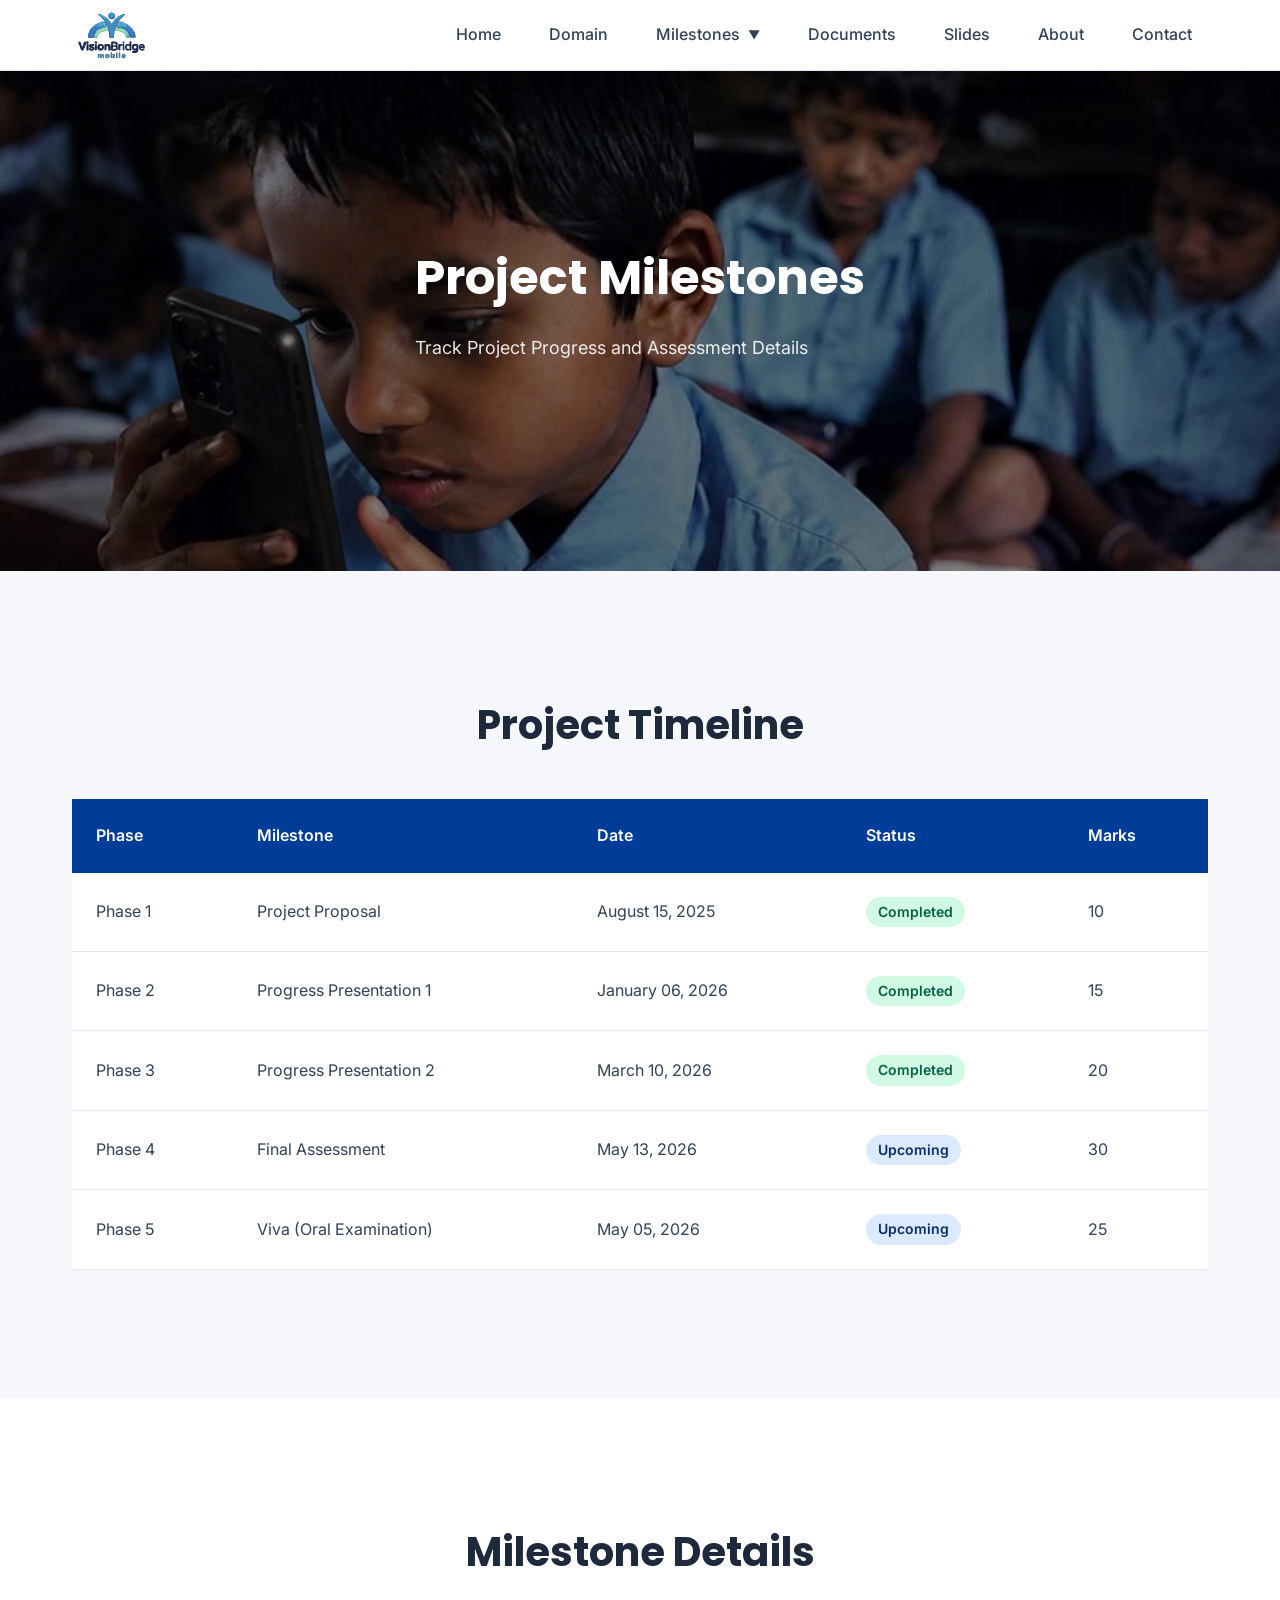
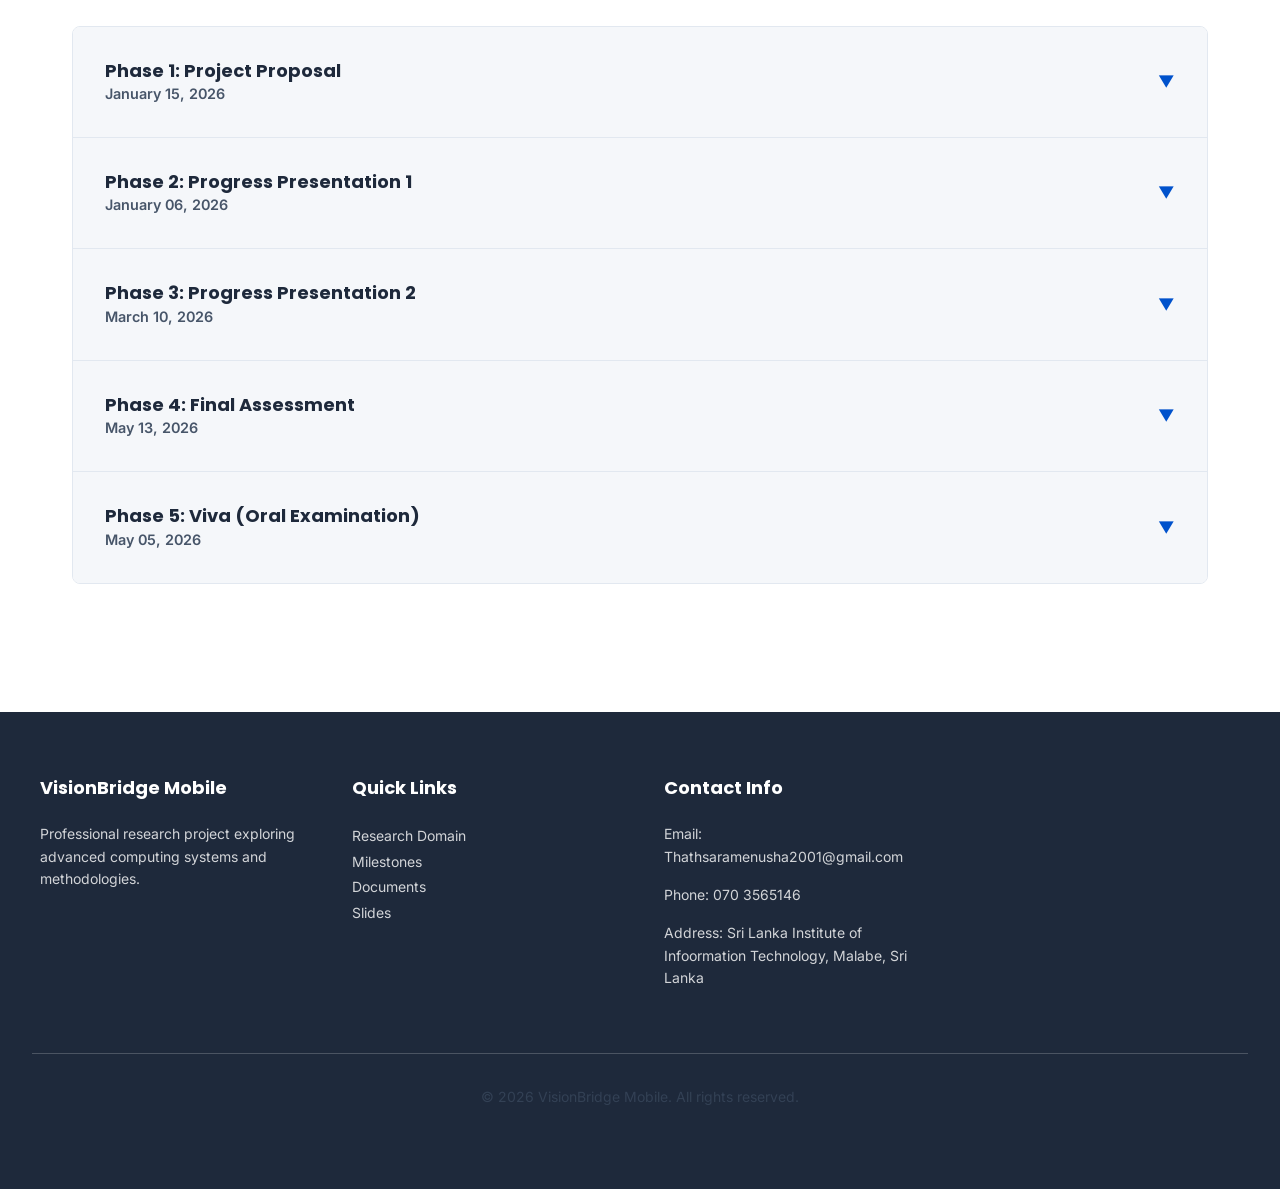
<file: milestones.html>
<!doctype html>
<html lang="en">
  <head>
    <meta charset="UTF-8" />
    <meta name="viewport" content="width=device-width, initial-scale=1.0" />
    <meta
      name="description"
      content="Project Milestones - Timeline and Assessment Details"
    />
    <title>Project Milestones - Timeline</title>
    <link rel="stylesheet" href="style.css" />
  </head>
  <body>
    <!-- Header & Navigation -->
    <header>
      <div class="container">
        <div class="header-content">
          <img
            src="assets\logo.svg"
            alt="VisionBridge Logo"
            class="logo-image"
          />
          <button class="hamburger" id="hamburger">
            <span></span>
            <span></span>
            <span></span>
          </button>
          <nav id="navMenu">
            <ul>
              <li><a href="index.html" class="nav-link">Home</a></li>
              <li><a href="domain.html" class="nav-link">Domain</a></li>
              <li class="dropdown">
                <a href="#" class="nav-link dropdown-toggle">
                  Milestones <span class="dropdown-arrow">▼</span>
                </a>
                <div class="dropdown-menu">
                  <a href="milestones.html#proposal">Project Proposal</a>
                  <a href="milestones.html#progress1">Progress 1</a>
                  <a href="milestones.html#progress2">Progress 2</a>
                  <a href="milestones.html#final">Final Assessment</a>
                  <a href="milestones.html#viva">Viva</a>
                </div>
              </li>
              <li><a href="documents.html" class="nav-link">Documents</a></li>
              <li><a href="slides.html" class="nav-link">Slides</a></li>
              <li><a href="about.html" class="nav-link">About</a></li>
              <li><a href="contact.html" class="nav-link">Contact</a></li>
            </ul>
          </nav>
        </div>
      </div>
    </header>

    <!-- Main Content -->
    <main>
      <!-- Page Header -->
      <section class="hero">
        <div class="container">
          <div class="hero-content">
            <h1 class="hero-title">Project Milestones</h1>
            <p class="hero-subtitle">
              Track Project Progress and Assessment Details
            </p>
          </div>
        </div>
      </section>

      <!-- Timeline Overview -->
      <section>
        <div class="section-container">
          <h2 class="section-title">Project Timeline</h2>
          <div style="overflow-x: auto">
            <table>
              <thead>
                <tr>
                  <th>Phase</th>
                  <th>Milestone</th>
                  <th>Date</th>
                  <th>Status</th>
                  <th>Marks</th>
                </tr>
              </thead>
              <tbody>
                <tr>
                  <td>Phase 1</td>
                  <td>Project Proposal</td>
                  <td>August 15, 2025</td>
                  <td><span class="badge badge-success">Completed</span></td>
                  <td>10</td>
                </tr>
                <tr>
                  <td>Phase 2</td>
                  <td>Progress Presentation 1</td>
                  <td>January 06, 2026</td>
                  <td><span class="badge badge-success">Completed</span></td>
                  <td>15</td>
                </tr>
                <tr>
                  <td>Phase 3</td>
                  <td>Progress Presentation 2</td>
                  <td>March 10, 2026</td>
                  <td><span class="badge badge-success">Completed</span></td>
                  <td>20</td>
                </tr>
                <tr>
                  <td>Phase 4</td>
                  <td>Final Assessment</td>
                  <td>May 13, 2026</td>
                  <td><span class="badge badge-info">Upcoming</span></td>
                  <td>30</td>
                </tr>
                <tr>
                  <td>Phase 5</td>
                  <td>Viva (Oral Examination)</td>
                  <td>May 05, 2026</td>
                  <td><span class="badge badge-info">Upcoming</span></td>
                  <td>25</td>
                </tr>
              </tbody>
            </table>
          </div>
        </div>
      </section>

      <!-- Detailed Milestones with Accordion -->
      <section>
        <div class="section-container">
          <h2 class="section-title">Milestone Details</h2>

          <!-- Accordion Container -->
          <div class="accordion">
            <!-- Milestone 1: Project Proposal -->
            <div class="accordion-item" id="proposal">
              <div class="accordion-header">
                <div>
                  <h4 style="margin-bottom: 0">Phase 1: Project Proposal</h4>
                  <p
                    class="text-muted"
                    style="margin-bottom: 0; font-size: 0.9rem"
                  >
                    January 15, 2026
                  </p>
                </div>
                <span class="accordion-arrow">▼</span>
              </div>
              <div class="accordion-content">
                <div class="accordion-body">
                  <h4>Overview</h4>
                  <p>
                    The initial project proposal submission defining the
                    research topic, objectives, problem statement, and proposed
                    approach. This phase includes presentation of the research
                    plan and timeline to supervisors.
                  </p>

                  <h4 style="margin-top: 1.5rem">Key Deliverables</h4>
                  <ul style="margin: 0.5rem 0; padding-left: 2rem">
                    <li>Project proposal document</li>
                    <li>Research plan and timeline</li>
                    <li>Presentation to supervisors</li>
                    <li>Initial literature review outline</li>
                  </ul>

                  <div
                    style="
                      display: grid;
                      grid-template-columns: repeat(
                        auto-fit,
                        minmax(200px, 1fr)
                      );
                      gap: 1rem;
                      margin-top: 1.5rem;
                    "
                  >
                    <div>
                      <p><strong>Date:</strong> August 15, 2025</p>
                      <p><strong>Marks Allocated:</strong> 10</p>
                    </div>
                    <div>
                      <p>
                        <strong>Status:</strong>
                        <span class="badge badge-success">Completed</span>
                      </p>
                      <!-- <p><strong>Marks Obtained:</strong> 9/10</p> -->
                    </div>
                  </div>
                </div>
              </div>
            </div>

            <!-- Milestone 2: Progress 1 -->
            <div class="accordion-item" id="progress1">
              <div class="accordion-header">
                <div>
                  <h4 style="margin-bottom: 0">
                    Phase 2: Progress Presentation 1
                  </h4>
                  <p
                    class="text-muted"
                    style="margin-bottom: 0; font-size: 0.9rem"
                  >
                    January 06, 2026
                  </p>
                </div>
                <span class="accordion-arrow">▼</span>
              </div>
              <div class="accordion-content">
                <div class="accordion-body">
                  <h4>Overview</h4>
                  <p>
                    First progress presentation showcasing literature review
                    findings, research gap analysis, and preliminary design.
                    Feedback from committee and supervisors is incorporated into
                    the project.
                  </p>

                  <h4 style="margin-top: 1.5rem">Key Deliverables</h4>
                  <ul style="margin: 0.5rem 0; padding-left: 2rem">
                    <li>Complete literature survey</li>
                    <li>Gap analysis report</li>
                    <li>Preliminary system design</li>
                    <li>Progress presentation slides</li>
                    <li>Updated project timeline</li>
                  </ul>

                  <div
                    style="
                      display: grid;
                      grid-template-columns: repeat(
                        auto-fit,
                        minmax(200px, 1fr)
                      );
                      gap: 1rem;
                      margin-top: 1.5rem;
                    "
                  >
                    <div>
                      <p><strong>Date:</strong> January 06, 2026</p>
                      <p><strong>Marks Allocated:</strong> 15</p>
                    </div>
                    <div>
                      <p>
                        <strong>Status:</strong>
                        <span class="badge badge-success">Completed</span>
                      </p>
                      <!-- <p><strong>Marks Obtained:</strong> 14/15</p> -->
                    </div>
                  </div>
                </div>
              </div>
            </div>

            <!-- Milestone 3: Progress 2 -->
            <div class="accordion-item" id="progress2">
              <div class="accordion-header">
                <div>
                  <h4 style="margin-bottom: 0">
                    Phase 3: Progress Presentation 2
                  </h4>
                  <p
                    class="text-muted"
                    style="margin-bottom: 0; font-size: 0.9rem"
                  >
                    March 10, 2026
                  </p>
                </div>
                <span class="accordion-arrow">▼</span>
              </div>
              <div class="accordion-content">
                <div class="accordion-body">
                  <h4>Overview</h4>
                  <p>
                    Second progress presentation detailing system design,
                    implementation progress, and preliminary results.
                    Demonstration of working prototype and technical
                    achievements.
                  </p>

                  <h4 style="margin-top: 1.5rem">Key Deliverables</h4>
                  <ul style="margin: 0.5rem 0; padding-left: 2rem">
                    <li>Complete system design documentation</li>
                    <li>Implementation progress report</li>
                    <li>Working prototype demonstration</li>
                    <li>Preliminary experimental results</li>
                    <li>Technical presentation slides</li>
                  </ul>

                  <div
                    style="
                      display: grid;
                      grid-template-columns: repeat(
                        auto-fit,
                        minmax(200px, 1fr)
                      );
                      gap: 1rem;
                      margin-top: 1.5rem;
                    "
                  >
                    <div>
                      <p><strong>Date:</strong> March 10, 2026</p>
                      <p><strong>Marks Allocated:</strong> 20</p>
                    </div>
                    <div>
                      <p>
                        <strong>Status:</strong>
                        <span class="badge badge-success">Completed</span>
                      </p>
                      <!-- <p><strong>Marks Obtained:</strong> -</p> -->
                    </div>
                  </div>
                </div>
              </div>
            </div>

            <!-- Milestone 4: Final Assessment -->
            <div class="accordion-item" id="final">
              <div class="accordion-header">
                <div>
                  <h4 style="margin-bottom: 0">Phase 4: Final Assessment</h4>
                  <p
                    class="text-muted"
                    style="margin-bottom: 0; font-size: 0.9rem"
                  >
                    May 13, 2026
                  </p>
                </div>
                <span class="accordion-arrow">▼</span>
              </div>
              <div class="accordion-content">
                <div class="accordion-body">
                  <h4>Overview</h4>
                  <p>
                    Final project presentation with complete implementation,
                    comprehensive results, and detailed analysis. Submission of
                    thesis document and technical reports.
                  </p>

                  <h4 style="margin-top: 1.5rem">Key Deliverables</h4>
                  <ul style="margin: 0.5rem 0; padding-left: 2rem">
                    <li>Complete working implementation</li>
                    <li>Comprehensive research findings</li>
                    <li>Final thesis document</li>
                    <li>Technical reports and appendices</li>
                    <li>Final presentation slides</li>
                    <li>Performance evaluation results</li>
                  </ul>

                  <div
                    style="
                      display: grid;
                      grid-template-columns: repeat(
                        auto-fit,
                        minmax(200px, 1fr)
                      );
                      gap: 1rem;
                      margin-top: 1.5rem;
                    "
                  >
                    <div>
                      <p><strong>Date:</strong> May 13, 2026</p>
                      <p><strong>Marks Allocated:</strong> 30</p>
                    </div>
                    <div>
                      <p>
                        <strong>Status:</strong>
                        <span class="badge badge-info">Upcoming</span>
                      </p>
                      <!-- <p><strong>Marks Obtained:</strong> -</p> -->
                    </div>
                  </div>
                </div>
              </div>
            </div>

            <!-- Milestone 5: Viva -->
            <div class="accordion-item" id="viva">
              <div class="accordion-header">
                <div>
                  <h4 style="margin-bottom: 0">
                    Phase 5: Viva (Oral Examination)
                  </h4>
                  <p
                    class="text-muted"
                    style="margin-bottom: 0; font-size: 0.9rem"
                  >
                    May 05, 2026
                  </p>
                </div>
                <span class="accordion-arrow">▼</span>
              </div>
              <div class="accordion-content">
                <div class="accordion-body">
                  <h4>Overview</h4>
                  <p>
                    Final oral examination where research work is defended
                    before the examination committee. Discussion of methodology,
                    findings, and contributions to the field.
                  </p>

                  <h4 style="margin-top: 1.5rem">Key Components</h4>
                  <ul style="margin: 0.5rem 0; padding-left: 2rem">
                    <li>Oral defense of research</li>
                    <li>Questions from examination committee</li>
                    <li>Clarification of methodology</li>
                    <li>Discussion of findings and impact</li>
                    <li>Contribution to field assessment</li>
                  </ul>

                  <div
                    style="
                      display: grid;
                      grid-template-columns: repeat(
                        auto-fit,
                        minmax(200px, 1fr)
                      );
                      gap: 1rem;
                      margin-top: 1.5rem;
                    "
                  >
                    <div>
                      <p><strong>Date:</strong> May 05, 2026</p>
                      <p><strong>Marks Allocated:</strong> 25</p>
                    </div>
                    <div>
                      <p>
                        <strong>Status:</strong>
                        <span class="badge badge-info">Upcoming</span>
                      </p>
                      <!-- <p><strong>Marks Obtained:</strong> -</p> -->
                    </div>
                  </div>
                </div>
              </div>
            </div>
          </div>

          <!-- Total Marks Summary -->
          <!-- <div
            style="
              margin-top: 2rem;
              padding: 1.5rem;
              background-color: var(--light-grey);
              border-radius: var(--border-radius);
              border-left: 4px solid var(--primary-blue);
            "
          >
            <h4>Total Marks Summary</h4>
            <p>
              <strong>Total Marks Available:</strong> 100 (10 + 15 + 20 + 30 +
              25)
            </p>
            <p><strong>Marks Obtained So Far:</strong> 23/25</p>
            <p><strong>Completion Status:</strong> 40% Complete</p>
          </div> -->
        </div>
      </section>
    </main>

    <!-- Footer -->
  <footer>
      <div class="footer-content">
        <div class="footer-section">
          <h4>VisionBridge Mobile</h4>
          <p>
            Professional research project exploring advanced computing systems
            and methodologies.
          </p>
        </div>
        <div class="footer-section">
          <h4>Quick Links</h4>
          <a href="domain.html">Research Domain</a><br />
          <a href="milestones.html">Milestones</a><br />
          <a href="documents.html">Documents</a><br />
          <a href="slides.html">Slides</a>
        </div>
        <div class="footer-section">
          <h4>Contact Info</h4>
          <p>Email: Thathsaramenusha2001@gmail.com</p>
          <p>Phone: 070 3565146</p>
          <p>Address: Sri Lanka Institute of Infoormation Technology, 
            Malabe, Sri Lanka</p>
        </div>
          </p>
        </div>
      </div>
      <div class="footer-bottom">
        <p>&copy; 2026 VisionBridge Mobile. All rights reserved.</p>
      </div>
    </footer>

    <script src="script.js"></script>
  </body>
</html>
</file>
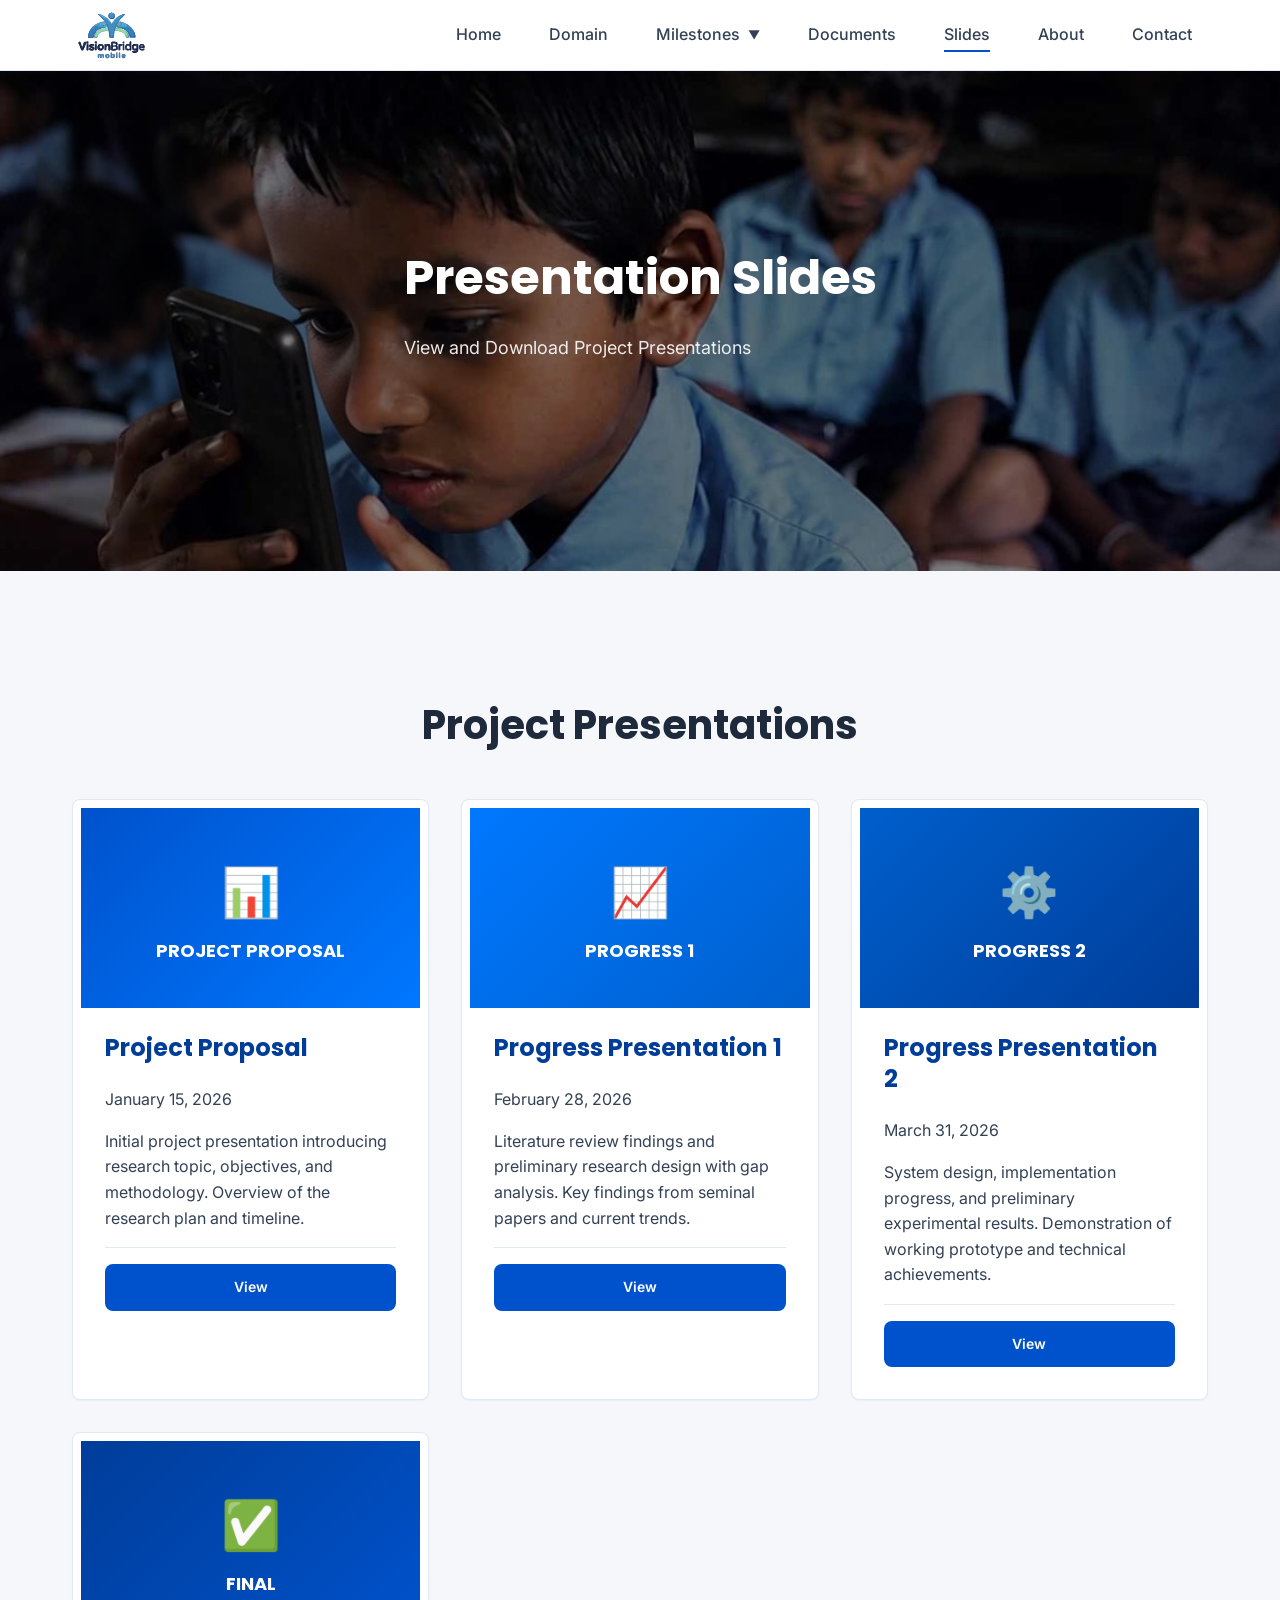
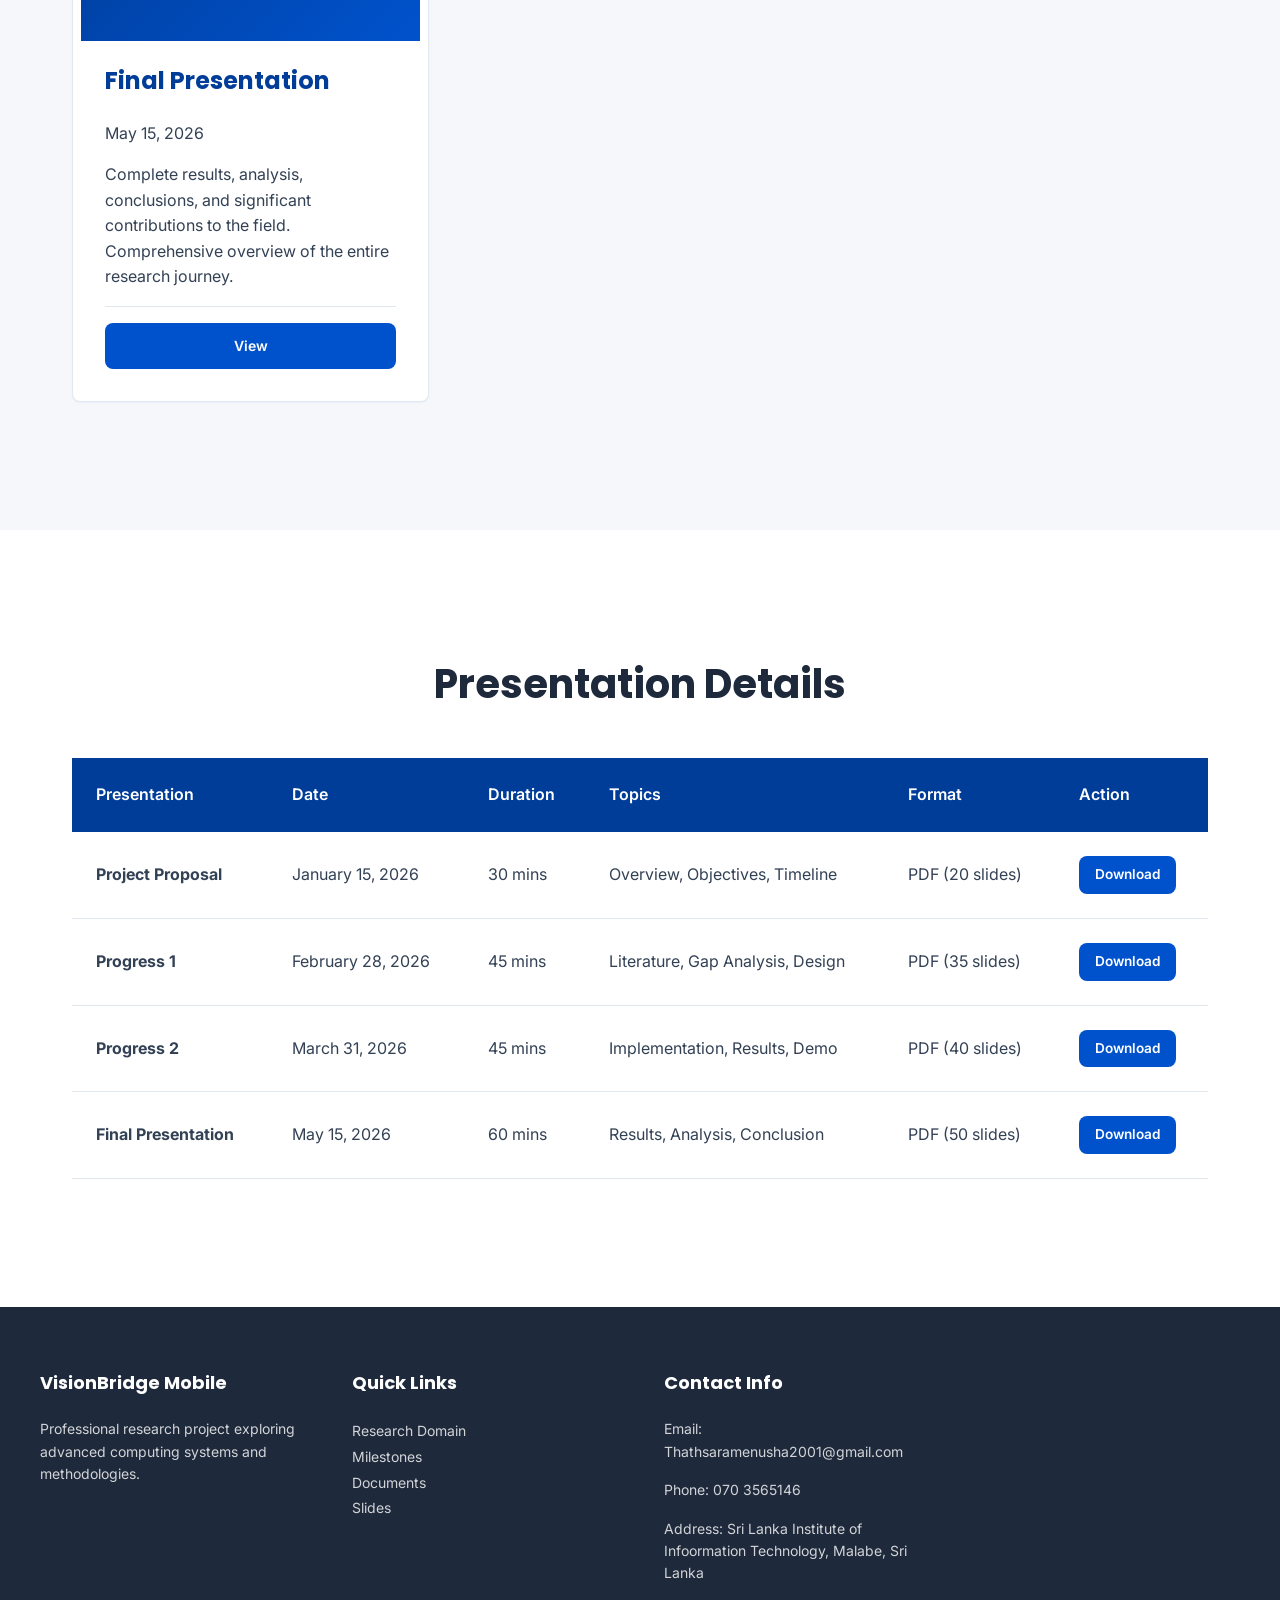
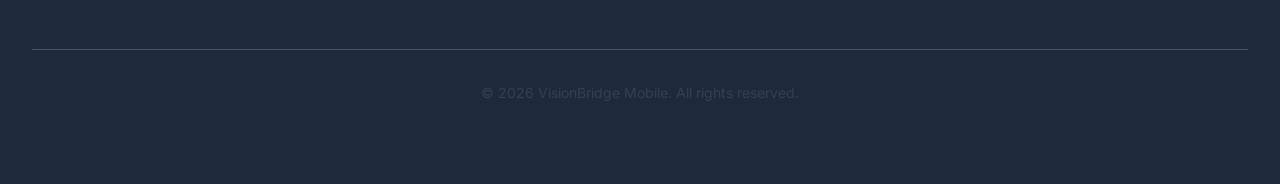
<file: slides.html>
<!doctype html>
<html lang="en">
  <head>
    <meta charset="UTF-8" />
    <meta name="viewport" content="width=device-width, initial-scale=1.0" />
    <meta
      name="description"
      content="Presentation Slides - View and Download"
    />
    <title>Slides - Presentations</title>
    <link rel="stylesheet" href="style.css" />
  </head>
  <body>
    <!-- Header & Navigation -->
    <header>
      <div class="container">
        <div class="header-content">
          <img
            src="assets\logo.svg"
            alt="VisionBridge Logo"
            class="logo-image"
          />
          <!-- <a href="index.html" class="logo">VisionBridge<span class="logo-accent">Mobile</span></a> -->
          <button class="hamburger" id="hamburger">
            <span></span>
            <span></span>
            <span></span>
          </button>
          <nav id="navMenu">
            <ul>
              <li><a href="index.html" class="nav-link">Home</a></li>
              <li><a href="domain.html" class="nav-link">Domain</a></li>
              <li class="dropdown">
                <a href="#" class="nav-link dropdown-toggle">
                  Milestones <span class="dropdown-arrow">▼</span>
                </a>
                <div class="dropdown-menu">
                  <a href="milestones.html#proposal">Project Proposal</a>
                  <a href="milestones.html#progress1">Progress 1</a>
                  <a href="milestones.html#progress2">Progress 2</a>
                  <a href="milestones.html#final">Final Assessment</a>
                  <a href="milestones.html#viva">Viva</a>
                </div>
              </li>
              <li><a href="documents.html" class="nav-link">Documents</a></li>
              <li><a href="slides.html" class="nav-link active">Slides</a></li>
              <li><a href="about.html" class="nav-link">About</a></li>
              <li><a href="contact.html" class="nav-link">Contact</a></li>
            </ul>
          </nav>
        </div>
      </div>
    </header>

    <!-- Main Content -->
    <main>
      <!-- Page Header -->
      <section class="hero">
        <div class="container">
          <div class="hero-content">
            <h1 class="hero-title">Presentation Slides</h1>
            <p class="hero-subtitle">View and Download Project Presentations</p>
          </div>
        </div>
      </section>

      <!-- Slides Grid -->
      <section>
        <div class="section-container">
          <h2 class="section-title">Project Presentations</h2>

          <div class="grid grid-3">
            <!-- Proposal Slides -->
            <div class="card" style="overflow: hidden">
              <div
                style="
                  height: 200px;
                  background: linear-gradient(135deg, #0052cc, #0078ff);
                  display: flex;
                  align-items: center;
                  justify-content: center;
                  margin: -1.5rem -1.5rem 1.5rem -1.5rem;
                "
              >
                <div style="text-align: center; color: white">
                  <div style="font-size: 3rem; margin-bottom: 0.5rem">📊</div>
                  <h4 style="color: white; margin-bottom: 0">
                    PROJECT PROPOSAL
                  </h4>
                </div>
              </div>
              <h3>Project Proposal</h3>
              <p class="text-muted">January 15, 2026</p>
              <p>
                Initial project presentation introducing research topic,
                objectives, and methodology. Overview of the research plan and
                timeline.
              </p>
              <div
                style="
                  margin-top: 1rem;
                  padding-top: 1rem;
                  border-top: 1px solid var(--border-color);
                  display: flex;
                  gap: 0.5rem;
                "
              >
                <a
                  href="https://mysliit-my.sharepoint.com/:p:/g/personal/it22322562_my_sliit_lk/IQDriAARZdExQIcmuYYG3o9VAQkEPESoPi6c6KNCYGGd05Y?e=R1EeWb"
                  class="btn"
                  style="flex: 1; text-align: center"
                  >View</a
                >
              </div>
            </div>

            <!-- Progress 1 Slides -->
            <div class="card" style="overflow: hidden">
              <div
                style="
                  height: 200px;
                  background: linear-gradient(135deg, #0078ff, #005fcc);
                  display: flex;
                  align-items: center;
                  justify-content: center;
                  margin: -1.5rem -1.5rem 1.5rem -1.5rem;
                "
              >
                <div style="text-align: center; color: white">
                  <div style="font-size: 3rem; margin-bottom: 0.5rem">📈</div>
                  <h4 style="color: white; margin-bottom: 0">PROGRESS 1</h4>
                </div>
              </div>
              <h3>Progress Presentation 1</h3>
              <p class="text-muted">February 28, 2026</p>
              <p>
                Literature review findings and preliminary research design with
                gap analysis. Key findings from seminal papers and current
                trends.
              </p>
              <div
                style="
                  margin-top: 1rem;
                  padding-top: 1rem;
                  border-top: 1px solid var(--border-color);
                  display: flex;
                  gap: 0.5rem;
                "
              >
                <a href="#" class="btn" style="flex: 1; text-align: center"
                  >View</a
                >
              </div>
            </div>

            <!-- Progress 2 Slides -->
            <div class="card" style="overflow: hidden">
              <div
                style="
                  height: 200px;
                  background: linear-gradient(135deg, #005fcc, #003d99);
                  display: flex;
                  align-items: center;
                  justify-content: center;
                  margin: -1.5rem -1.5rem 1.5rem -1.5rem;
                "
              >
                <div style="text-align: center; color: white">
                  <div style="font-size: 3rem; margin-bottom: 0.5rem">⚙️</div>
                  <h4 style="color: white; margin-bottom: 0">PROGRESS 2</h4>
                </div>
              </div>
              <h3>Progress Presentation 2</h3>
              <p class="text-muted">March 31, 2026</p>
              <p>
                System design, implementation progress, and preliminary
                experimental results. Demonstration of working prototype and
                technical achievements.
              </p>
              <div
                style="
                  margin-top: 1rem;
                  padding-top: 1rem;
                  border-top: 1px solid var(--border-color);
                  display: flex;
                  gap: 0.5rem;
                "
              >
                <a href="#" class="btn" style="flex: 1; text-align: center"
                  >View</a
                >
              </div>
            </div>

            <!-- Final Presentation Slides -->
            <div class="card" style="overflow: hidden">
              <div
                style="
                  height: 200px;
                  background: linear-gradient(135deg, #003d99, #0052cc);
                  display: flex;
                  align-items: center;
                  justify-content: center;
                  margin: -1.5rem -1.5rem 1.5rem -1.5rem;
                "
              >
                <div style="text-align: center; color: white">
                  <div style="font-size: 3rem; margin-bottom: 0.5rem">✅</div>
                  <h4 style="color: white; margin-bottom: 0">FINAL</h4>
                </div>
              </div>
              <h3>Final Presentation</h3>
              <p class="text-muted">May 15, 2026</p>
              <p>
                Complete results, analysis, conclusions, and significant
                contributions to the field. Comprehensive overview of the entire
                research journey.
              </p>
              <div
                style="
                  margin-top: 1rem;
                  padding-top: 1rem;
                  border-top: 1px solid var(--border-color);
                  display: flex;
                  gap: 0.5rem;
                "
              >
                <a href="#" class="btn" style="flex: 1; text-align: center"
                  >View</a
                >
              </div>
            </div>
          </div>
        </div>
      </section>

      <!-- Presentation Details Table -->
      <section>
        <div class="section-container">
          <h2 class="section-title">Presentation Details</h2>

          <div style="overflow-x: auto">
            <table>
              <thead>
                <tr>
                  <th>Presentation</th>
                  <th>Date</th>
                  <th>Duration</th>
                  <th>Topics</th>
                  <th>Format</th>
                  <th>Action</th>
                </tr>
              </thead>
              <tbody>
                <tr>
                  <td><strong>Project Proposal</strong></td>
                  <td>January 15, 2026</td>
                  <td>30 mins</td>
                  <td>Overview, Objectives, Timeline</td>
                  <td>PDF (20 slides)</td>
                  <td>
                    <a
                      href="#"
                      class="btn"
                      style="padding: 0.5rem 1rem; font-size: 0.85rem"
                      >Download</a
                    >
                  </td>
                </tr>
                <tr>
                  <td><strong>Progress 1</strong></td>
                  <td>February 28, 2026</td>
                  <td>45 mins</td>
                  <td>Literature, Gap Analysis, Design</td>
                  <td>PDF (35 slides)</td>
                  <td>
                    <a
                      href="#"
                      class="btn"
                      style="padding: 0.5rem 1rem; font-size: 0.85rem"
                      >Download</a
                    >
                  </td>
                </tr>
                <tr>
                  <td><strong>Progress 2</strong></td>
                  <td>March 31, 2026</td>
                  <td>45 mins</td>
                  <td>Implementation, Results, Demo</td>
                  <td>PDF (40 slides)</td>
                  <td>
                    <a
                      href="#"
                      class="btn"
                      style="padding: 0.5rem 1rem; font-size: 0.85rem"
                      >Download</a
                    >
                  </td>
                </tr>
                <tr>
                  <td><strong>Final Presentation</strong></td>
                  <td>May 15, 2026</td>
                  <td>60 mins</td>
                  <td>Results, Analysis, Conclusion</td>
                  <td>PDF (50 slides)</td>
                  <td>
                    <a
                      href="#"
                      class="btn"
                      style="padding: 0.5rem 1rem; font-size: 0.85rem"
                      >Download</a
                    >
                  </td>
                </tr>
              </tbody>
            </table>
          </div>
        </div>
      </section>
    </main>

    <!-- Footer -->
<footer>
      <div class="footer-content">
        <div class="footer-section">
          <h4>VisionBridge Mobile</h4>
          <p>
            Professional research project exploring advanced computing systems
            and methodologies.
          </p>
        </div>
        <div class="footer-section">
          <h4>Quick Links</h4>
          <a href="domain.html">Research Domain</a><br />
          <a href="milestones.html">Milestones</a><br />
          <a href="documents.html">Documents</a><br />
          <a href="slides.html">Slides</a>
        </div>
        <div class="footer-section">
          <h4>Contact Info</h4>
          <p>Email: Thathsaramenusha2001@gmail.com</p>
          <p>Phone: 070 3565146</p>
          <p>Address: Sri Lanka Institute of Infoormation Technology, 
            Malabe, Sri Lanka</p>
        </div>
          </p>
        </div>
      </div>
      <div class="footer-bottom">
        <p>&copy; 2026 VisionBridge Mobile. All rights reserved.</p>
      </div>
    </footer>

    <script src="script.js"></script>
  </body>
</html>
</file>
<file: style.css>
/* ========================================
   GOOGLE FONTS IMPORT
   ======================================== */
@import url('https://fonts.googleapis.com/css2?family=Inter:wght@300;400;500;600;700&family=Poppins:wght@600;700&display=swap');

/* ========================================
   CSS VARIABLES & DESIGN SYSTEM
   ======================================== */
:root {
    /* Color Palette */
    --primary-blue: #0052CC;
    --primary-light: #0078FF;
    --primary-dark: #003D99;
    --white: #ffffff;
    --light-grey: #f5f7fa;
    --medium-grey: #d9dfe8;
    --slate-grey: #475569;
    --dark-grey: #1e293b;
    --text-color: #334155;
    --border-color: #e2e8f0;

    /* Typography */
    --font-body: 'Inter', sans-serif;
    --font-heading: 'Poppins', sans-serif;
    --fs-base: 16px;
    --fs-sm: 14px;
    --fs-lg: 18px;
    --fs-xl: 24px;
    --fs-xxl: 32px;
    --fs-xxxl: 42px;
    --line-height: 1.6;

    /* Spacing */
    --sp-xs: 0.5rem;
    --sp-sm: 1rem;
    --sp-md: 1.5rem;
    --sp-lg: 2rem;
    --sp-xl: 3rem;
    --sp-xxl: 4rem;

    /* Effects */
    --shadow-sm: 0 1px 2px rgba(0, 82, 204, 0.05);
    --shadow-md: 0 4px 6px rgba(0, 82, 204, 0.1);
    --shadow-lg: 0 10px 20px rgba(0, 82, 204, 0.15);
    --transition: all 0.3s cubic-bezier(0.4, 0, 0.2, 1);
    --border-radius: 8px;
}

/* ========================================
   RESET & GLOBAL STYLES
   ======================================== */
* {
    margin: 0;
    padding: 0;
    box-sizing: border-box;
}

html {
    scroll-behavior: smooth;
    -webkit-font-smoothing: antialiased;
    -moz-osx-font-smoothing: grayscale;
}

body {
    font-family: var(--font-body);
    font-size: var(--fs-base);
    line-height: var(--line-height);
    color: var(--text-color);
    background-color: var(--white);
    min-height: 100vh;
}

/* Typography */
h1, h2, h3, h4, h5, h6 {
    font-family: var(--font-heading);
    color: var(--dark-grey);
    font-weight: 700;
    line-height: 1.3;
    margin-bottom: var(--sp-md);
}

h1 { font-size: var(--fs-xxxl); }
h2 { font-size: var(--fs-xxl); }
h3 { font-size: var(--fs-xl); }
h4 { font-size: var(--fs-lg); }

p {
    margin-bottom: var(--sp-sm);
    color: var(--text-color);
}

a {
    color: var(--primary-blue);
    text-decoration: none;
    transition: var(--transition);
}

a:hover {
    color: var(--primary-light);
}

/* Container */
.container {
    max-width: 1200px;
    margin: 0 auto;
    padding: 0 var(--sp-lg);
}

/* ========================================
   HEADER & NAVIGATION
   ======================================== */
header {
    background-color: var(--white);
    border-bottom: 1px solid var(--border-color);
    position: sticky;
    top: 0;
    z-index: 1000;
    box-shadow: var(--shadow-sm);
}

.header-content {
    display: flex;
    justify-content: space-between;
    align-items: center;
    height: 70px;
}

.logo {
    font-family: var(--font-heading);
    font-size: 1.5rem;
    font-weight: 700;
    color: var(--primary-dark);
    text-decoration: none;
    display: flex;
    align-items: center;
    gap: 0.5rem;
}
.logo-image{
    width: 80px;
    height: 80px;
}

.logo-accent {
    color: var(--primary-blue);
}

/* Navigation Menu */
nav ul {
    display: flex;
    list-style: none;
    gap: 1rem;
    align-items: center;
    margin: 0;
}

nav a {
    color: var(--text-color);
    font-weight: 500;
    padding: 0.5rem 1rem;
    border-radius: 4px;
    transition: var(--transition);
    position: relative;
}

nav a:hover {
    color: var(--primary-blue);
    background-color: var(--light-grey);
}

nav a::after {
    content: '';
    position: absolute;
    bottom: 0;
    left: 1rem;
    right: 1rem;
    height: 2px;
    background-color: var(--primary-blue);
    transform: scaleX(0);
    transition: transform 0.3s ease;
}

nav a:hover::after,
nav a.active::after {
    transform: scaleX(1);
}

/* Dropdown Menu */
.dropdown {
    position: relative;
}

.dropdown-toggle {
    display: flex;
    align-items: center;
    gap: 0.5rem;
}

.dropdown-arrow {
    font-size: 0.75rem;
    transition: transform 0.3s ease;
}

.dropdown:hover .dropdown-arrow {
    transform: rotate(180deg);
}

.dropdown-menu {
    position: absolute;
    top: 100%;
    left: 0;
    background-color: var(--white);
    border: 1px solid var(--border-color);
    border-radius: var(--border-radius);
    min-width: 200px;
    box-shadow: var(--shadow-lg);
    opacity: 0;
    visibility: hidden;
    transform: translateY(-10px);
    transition: all 0.3s ease;
    margin-top: 0.5rem;
}

.dropdown:hover .dropdown-menu {
    opacity: 1;
    visibility: visible;
    transform: translateY(0);
}

.dropdown-menu a {
    display: block;
    padding: 0.75rem 1rem;
    color: var(--text-color);
    border-bottom: 1px solid var(--light-grey);
    transition: var(--transition);
}

.dropdown-menu a:last-child {
    border-bottom: none;
}

.dropdown-menu a:hover {
    background-color: var(--light-grey);
    color: var(--primary-blue);
}

/* Hamburger Menu */
.hamburger {
    display: none;
    flex-direction: column;
    background: none;
    border: none;
    cursor: pointer;
    gap: 5px;
}

.hamburger span {
    width: 25px;
    height: 2px;
    background-color: var(--dark-grey);
    border-radius: 2px;
    transition: var(--transition);
}

/* ========================================
   MAIN CONTENT
   ======================================== */
main {
    min-height: calc(100vh - 70px);
}

section {
    padding: var(--sp-xxl) 0;
}

section.hero {
    background-image: linear-gradient(rgba(0, 0, 0, 0.5), rgba(0, 0, 0, 0.5)), url('assets/home.JPG');
    background-size: cover;
    background-position: center;
    background-attachment: fixed;
    color: var(--white);
    padding: var(--sp-xxl) var(--sp-lg);
    min-height: 500px;
    display: flex;
    align-items: center;
}

.hero-content {
    max-width: 800px;
}

.hero-title {
    color: var(--white);
    font-size: 3rem;
    margin-bottom: var(--sp-md);
}

.hero-subtitle {
    font-size: var(--fs-lg);
    color: rgba(255, 255, 255, 0.9);
    margin-bottom: var(--sp-lg);
}

.hero-description {
    font-size: var(--fs-lg);
    color: rgba(255, 255, 255, 0.85);
    margin-bottom: var(--sp-lg);
    max-width: 600px;
}
.teamDp{
    width: 300px;
    height: 400px;
    /* border-radius: 20%; */
    object-fit: cover;
}

/* Buttons */
.btn {
    display: inline-block;
    padding: 0.75rem 1.5rem;
    background-color: var(--primary-blue);
    color: var(--white);
    border: none;
    border-radius: var(--border-radius);
    font-weight: 600;
    cursor: pointer;
    transition: var(--transition);
    text-decoration: none;
    font-size: var(--fs-sm);
}

.btn:hover {
    background-color: var(--primary-light);
    transform: translateY(-2px);
    box-shadow: var(--shadow-lg);
}

.btn-secondary {
    background-color: transparent;
    color: var(--white);
    border: 2px solid var(--white);
}

.btn-secondary:hover {
    background-color: var(--white);
    color: var(--primary-blue);
}

/* ========================================
   SECTION STYLING
   ======================================== */
.section-container {
    max-width: 1200px;
    margin: 0 auto;
    padding: var(--sp-xxl) var(--sp-lg);
}

.section-title {
    text-align: center;
    font-size: 2.5rem;
    margin-bottom: var(--sp-xl);
    color: var(--dark-grey);
}

.section-subtitle {
    text-align: center;
    font-size: var(--fs-lg);
    color: var(--slate-grey);
    margin-bottom: var(--sp-lg);
}

section:nth-child(even) {
    background-color: var(--light-grey);
}

/* ========================================
   GRID & CARD LAYOUTS
   ======================================== */
.grid {
    display: grid;
    gap: var(--sp-lg);
}

.grid-2 {
    grid-template-columns: repeat(auto-fit, minmax(300px, 1fr));
}

.grid-3 {
    grid-template-columns: repeat(auto-fit, minmax(280px, 1fr));
}

.grid-4 {
    grid-template-columns: repeat(auto-fit, minmax(250px, 1fr));
}

.card {
    background-color: var(--white);
    border: 1px solid var(--border-color);
    border-radius: var(--border-radius);
    padding: var(--sp-lg);
    transition: var(--transition);
    box-shadow: var(--shadow-sm);
}

.card:hover {
    transform: translateY(-8px);
    box-shadow: var(--shadow-lg);
    border-color: var(--primary-blue);
}

.card h3 {
    color: var(--primary-dark);
    margin-bottom: var(--sp-md);
}

.card p {
    color: var(--text-color);
    margin-bottom: var(--sp-sm);
}

/* ========================================
   TABLE STYLES
   ======================================== */
table {
    width: 100%;
    border-collapse: collapse;
    background-color: var(--white);
}

thead {
    background-color: var(--primary-dark);
    color: var(--white);
}

th {
    padding: var(--sp-md);
    text-align: left;
    font-weight: 600;
}

td {
    padding: var(--sp-md);
    border-bottom: 1px solid var(--border-color);
}

tbody tr:hover {
    background-color: var(--light-grey);
}

/* ========================================
   FORMS
   ======================================== */
.form-group {
    margin-bottom: var(--sp-lg);
}

label {
    display: block;
    margin-bottom: var(--sp-xs);
    font-weight: 500;
    color: var(--dark-grey);
}

input[type="text"],
input[type="email"],
input[type="tel"],
select,
textarea {
    width: 100%;
    padding: var(--sp-sm);
    border: 1px solid var(--border-color);
    border-radius: var(--border-radius);
    font-family: var(--font-body);
    font-size: var(--fs-base);
    transition: var(--transition);
}

input[type="text"]:focus,
input[type="email"]:focus,
input[type="tel"]:focus,
select:focus,
textarea:focus {
    outline: none;
    border-color: var(--primary-blue);
    box-shadow: 0 0 0 3px rgba(0, 82, 204, 0.1);
}

textarea {
    resize: vertical;
    min-height: 150px;
}

/* ========================================
   FOOTER
   ======================================== */
footer {
    background-color: var(--dark-grey);
    color: var(--white);
    padding: var(--sp-xxl) var(--sp-lg);
    margin-top: auto;
}

.footer-content {
    max-width: 1200px;
    margin: 0 auto;
    display: grid;
    grid-template-columns: repeat(auto-fit, minmax(250px, 1fr));
    gap: var(--sp-xl);
    margin-bottom: var(--sp-xl);
}

.footer-section h4 {
    color: var(--white);
    margin-bottom: var(--sp-md);
}

.footer-section a,
.footer-section p {
    color: rgba(255, 255, 255, 0.8);
    font-size: var(--fs-sm);
    margin-bottom: var(--sp-sm);
}

.footer-section a:hover {
    color: var(--white);
}

.footer-bottom {
    border-top: 1px solid rgba(255, 255, 255, 0.2);
    padding-top: var(--sp-lg);
    text-align: center;
    color: rgba(255, 255, 255, 0.7);
    font-size: var(--fs-sm);
}

/* ========================================
   ACCORDION STYLES
   ======================================== */
.accordion {
    border: 1px solid var(--border-color);
    border-radius: var(--border-radius);
    overflow: hidden;
}

.accordion-item {
    border-bottom: 1px solid var(--border-color);
}

.accordion-item:last-child {
    border-bottom: none;
}

.accordion-header {
    padding: var(--sp-lg);
    background-color: var(--light-grey);
    cursor: pointer;
    display: flex;
    justify-content: space-between;
    align-items: center;
    transition: var(--transition);
    font-weight: 600;
    color: var(--dark-grey);
}

.accordion-header:hover {
    background-color: var(--medium-grey);
}

.accordion-arrow {
    transition: transform 0.3s ease;
    color: var(--primary-blue);
}

.accordion-item.active .accordion-arrow {
    transform: rotate(180deg);
}

.accordion-content {
    max-height: 0;
    overflow: hidden;
    transition: max-height 0.3s ease;
    background-color: var(--white);
}

.accordion-item.active .accordion-content {
    max-height: 500px;
}

.accordion-body {
    padding: var(--sp-lg);
}

/* ========================================
   TEAM CARD STYLES
   ======================================== */
.grid-team {
   grid-template-columns: repeat(4, 1fr);
}
.grid-team-supervisor {
   grid-template-columns: repeat(2, 1fr);
}

.team-card {
    display: flex;
    flex-direction: column;
    overflow: hidden;
    padding: 0;
    height: fit-content;
}
.team-card-supervisor{
    display: flex;
    flex-direction: column;
    overflow: hidden;
    padding: 0;
    height: 100%;
}

.team-card-image-wrapper {
    position: relative;
    width: 100%;
    height: 280px;
    overflow: hidden;
    background-color: var(--light-grey);
}

.team-card-image {
    width: 100%;
    height: 100%;
    object-fit: cover;
    transition: var(--transition);
}

.team-card-overlay {
    position: absolute;
    top: 0;
    left: 0;
    width: 100%;
    height: 100%;
    background: linear-gradient(135deg, rgba(0, 82, 204, 0.1) 0%, rgba(0, 52, 153, 0.15) 100%);
    opacity: 0;
    transition: opacity 0.3s ease;
}

.team-card:hover .team-card-image {
    transform: scale(1.05);
}

.team-card:hover .team-card-overlay {
    opacity: 1;
}

.team-card-content {
    padding: var(--sp-lg);
    display: flex;
    flex-direction: column;
    flex-grow: 1;
}

.team-card h3 {
    font-size: var(--fs-xl);
    margin-bottom: var(--sp-sm);
    color: var(--primary-dark);
}

.team-badge {
    display: inline-block;
    background-color: var(--primary-blue);
    color: var(--white);
    padding: 0.35rem 0.75rem;
    border-radius: 20px;
    font-size: var(--fs-sm);
    font-weight: 600;
    margin-bottom: var(--sp-md);
    width: fit-content;
}

.team-description {
    color: var(--text-color);
    font-size: var(--fs-sm);
    margin-bottom: var(--sp-md);
    line-height: 1.5;
}

.team-info {
    display: flex;
    flex-direction: column;
    gap: var(--sp-md);
    margin-bottom: var(--sp-md);
    padding-bottom: var(--sp-md);
    border-bottom: 1px solid var(--border-color);
}

.info-item {
    font-size: var(--fs-sm);
}

.info-item strong {
    color: var(--dark-grey);
    display: block;
    margin-bottom: 0.25rem;
}

.info-item p {
    color: var(--text-color);
    margin: 0;
    font-size: var(--fs-sm);
}

.team-achievements {
    margin-top: auto;
}

.team-achievements p {
    font-weight: 600;
    color: var(--dark-grey);
    margin-bottom: 0.75rem;
    font-size: var(--fs-sm);
}

.team-achievements ul {
    list-style: none;
    padding: 0;
    margin: 0;
}

.team-achievements li {
    font-size: var(--fs-sm);
    color: var(--text-color);
    padding-left: 1.25rem;
    position: relative;
    margin-bottom: 0.5rem;
}

.team-achievements li:before {
    content: "✓";
    position: absolute;
    left: 0;
    color: var(--primary-blue);
    font-weight: 700;
}

/* ========================================
   RESPONSIVE DESIGN
   ======================================== */
@media (max-width: 768px) {
    /* Navigation */
    nav ul {
        position: absolute;
        top: 70px;
        left: 0;
        right: 0;
        background-color: var(--white);
        flex-direction: column;
        gap: 0;
        max-height: 0;
        overflow: hidden;
        transition: max-height 0.3s ease;
        box-shadow: var(--shadow-md);
    }

    nav ul.active {
        max-height: 500px;
    }

    nav a {
        padding: 1rem;
        border-radius: 0;
        border-bottom: 1px solid var(--border-color);
    }

    .hamburger {
        display: flex;
    }

    .dropdown-menu {
        position: relative;
        box-shadow: none;
        background-color: var(--light-grey);
        opacity: 0;
        max-height: 0;
        visibility: hidden;
        overflow: hidden;
        margin-top: 0;
    }

    .dropdown.active .dropdown-menu {
        opacity: 1;
        visibility: visible;
        max-height: 300px;
    }

    .dropdown-menu a {
        padding-left: 2rem;
    }

    /* Hero */
    .hero-title {
        font-size: 2rem;
    }

    .hero-subtitle {
        font-size: var(--fs-base);
    }

    .section-title {
        font-size: 1.75rem;
    }

    /* Grids */
    .grid-2,
    .grid-3,
    .grid-4,
    .grid-team {
        grid-template-columns: 1fr;
    }

    /* Footer */
    .footer-content {
        grid-template-columns: 1fr;
    }

    /* Section padding */
    section {
        padding: var(--sp-xl) 0;
    }

    .section-container {
        padding: var(--sp-xl) var(--sp-lg);
    }
}

@media (max-width: 480px) {
    :root {
        --fs-base: 14px;
    }

    h1 { font-size: 1.75rem; }
    h2 { font-size: 1.5rem; }
    h3 { font-size: 1.25rem; }

    .hero-title {
        font-size: 1.5rem;
    }

    .container,
    .section-container {
        padding-left: var(--sp-sm);
        padding-right: var(--sp-sm);
    }

    section {
        padding: var(--sp-lg) 0;
    }

    .section-container {
        padding: var(--sp-lg) var(--sp-sm);
    }

    table {
        font-size: var(--fs-sm);
    }
    /* Team card adjustments for mobile */
    .team-card-image-wrapper {
        height: 200px;
    }

    .team-card-content {
        padding: var(--sp-md);
    }

    .section-container {
        padding: var(--sp-lg) var(--sp-sm);
    }
    th, td {
        padding: var(--sp-sm);
    }

    .btn {
        display: block;
        text-align: center;
        width: 100%;
    }
}

/* ========================================
   UTILITY CLASSES
   ======================================== */
.text-center {
    text-align: center;
}

.text-muted {
    color: var(--slate-grey);
}

.mt-sm { margin-top: var(--sp-sm); }
.mt-md { margin-top: var(--sp-md); }
.mt-lg { margin-top: var(--sp-lg); }

.mb-sm { margin-bottom: var(--sp-sm); }
.mb-md { margin-bottom: var(--sp-md); }
.mb-lg { margin-bottom: var(--sp-lg); }

.flex {
    display: flex;
}

.flex-center {
    display: flex;
    align-items: center;
    justify-content: center;
}

.gap-sm {
    gap: var(--sp-sm);
}

.gap-md {
    gap: var(--sp-md);
}

.badge {
    display: inline-block;
    padding: 0.25rem 0.75rem;
    border-radius: 20px;
    font-size: var(--fs-sm);
    font-weight: 600;
}

.badge-success {
    background-color: #d1fae5;
    color: #065f46;
}

.badge-warning {
    background-color: #fef3c7;
    color: #92400e;
}

.badge-info {
    background-color: #dbeafe;
    color: #0c2d6b;
}
</file>
